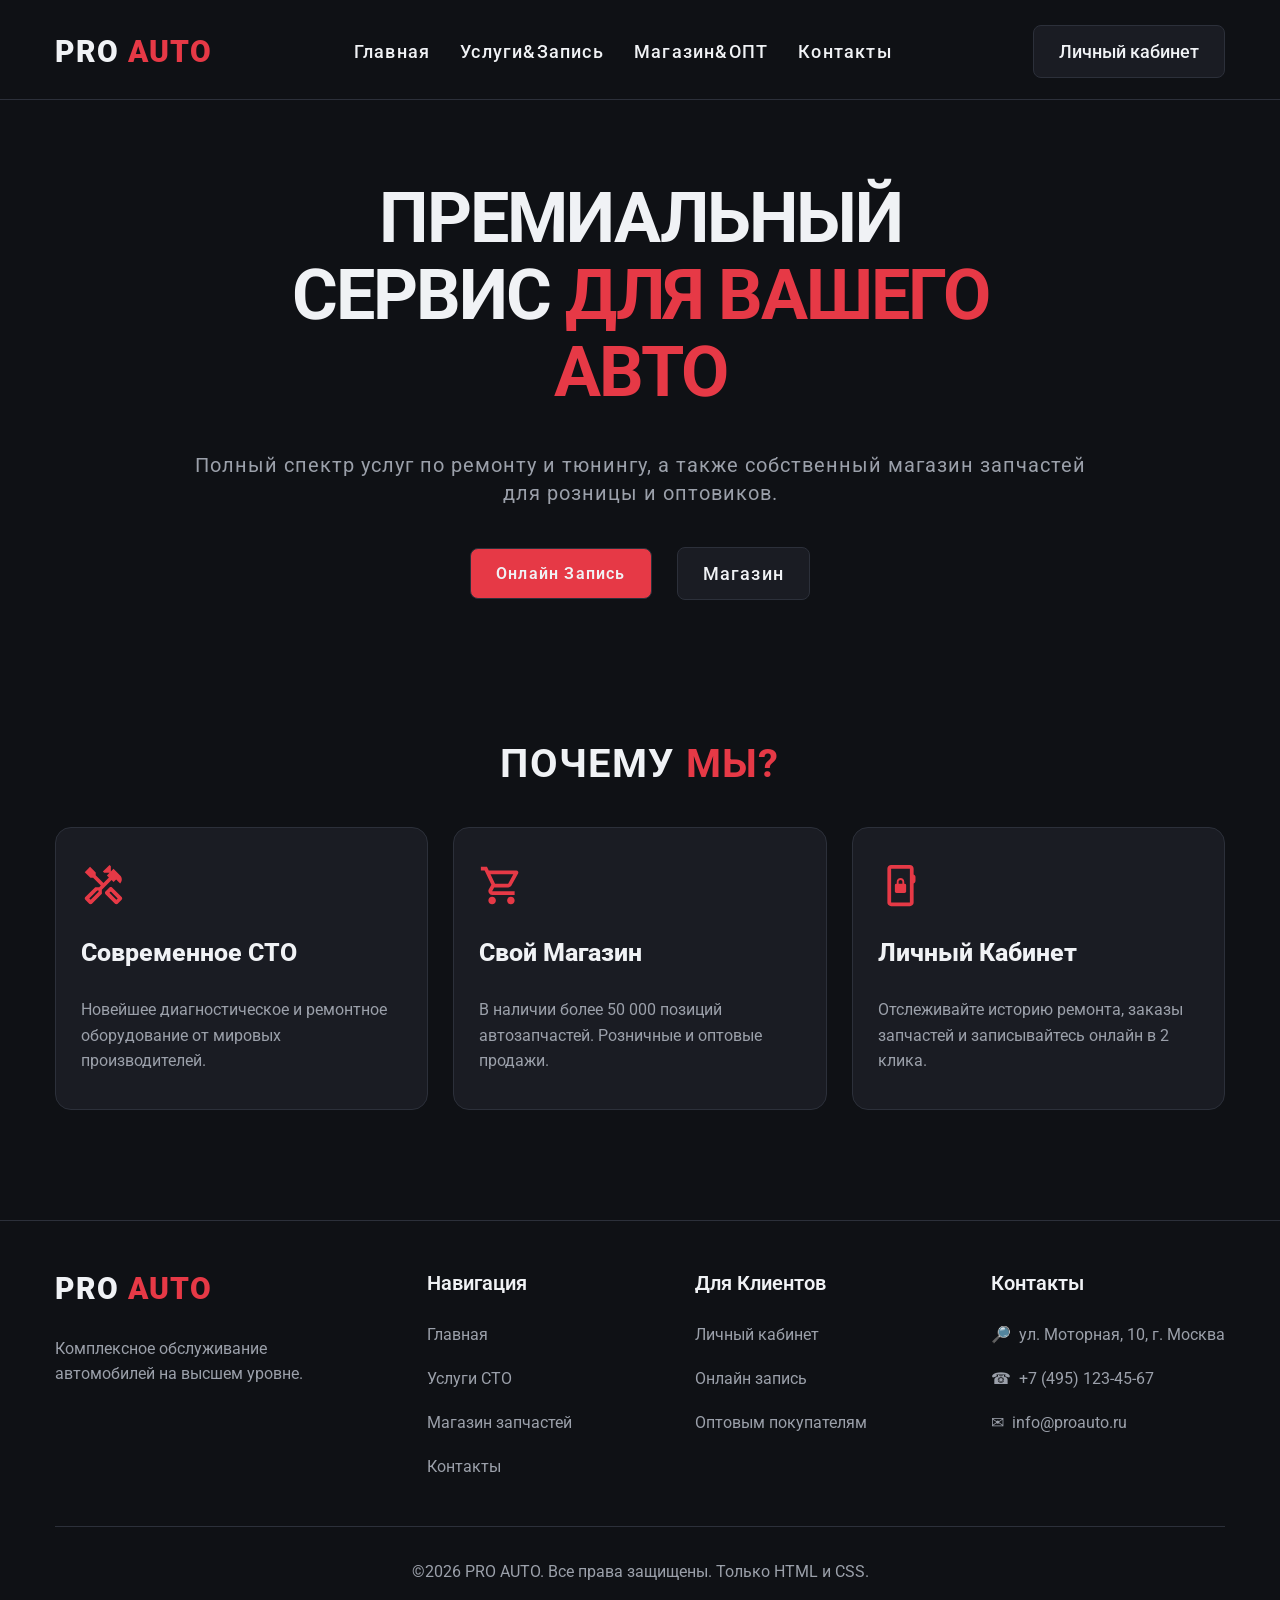
<file: index.html>
<!DOCTYPE html>
<html lang="ru">
  <head>
    <meta charset="UTF-8" />
    <meta name="viewport" content="width=device-width, initial-scale=1.0" />
    <title>PRO AUTO I Автосервис&Магазин</title>
    <link rel="preconnect" href="https://fonts.googleapis.com" />
    <link rel="preconnect" href="https://fonts.gstatic.com" crossorigin />
    <link
      href="https://fonts.googleapis.com/css2?family=Roboto:ital,wght@0,100..900;1,100..900&display=swap"
      rel="stylesheet"
    />
    <link rel="stylesheet" href="style.css" />
  </head>

  <body class="home_page">
    <header class="header">
      <div class="container header_container">
        <a class="logotype">PRO <span class="logo">AUTO</span></a>
        <input type="checkbox" id="menu-toggle" class="menu-toggle" />
        <label for="menu-toggle" class="menu-icon">
          <span class="menu-rows"></span>
          <span class="menu-rows"></span>
          <span class="menu-rows"></span>
        </label>
        <nav class="header_nav">
          <ul class="nav_list list-reset">
            <li><a href="index.html#index" class="nav_link">Главная</a></li>
            <li>
              <a href="services.html#services" class="nav_link"
                >Услуги&Запись</a
              >
            </li>
            <li><a href="shop.html#shop" class="nav_link">Магазин&ОПТ</a></li>
            <li>
              <a href="contacts.html#contacts" class="nav_link">Контакты</a>
            </li>
            <li class="mobile-only-account">
              <a href="account.html#account" class="nav_link">Личный кабинет</a>
            </li>
          </ul>
        </nav>
        <a href="account.html#account" class="header_account account_button"
          >Личный кабинет</a
        >
      </div>
    </header>

    <main class="main">
      <!--Hero-->
      <section id="index" class="hero">
        <div class="container">
          <div class="hero_content">
            <h1 class="hero_title">
              Премиальный<br />
              сервис
              <span class="hero_subtitle">
                для вашего<br />
                авто</span
              >
            </h1>
            <p class="hero_disc">
              Полный спектр услуг по ремонту и тюнингу, а также собственный
              магазин запчастей<br />
              для розницы и оптовиков.
            </p>
            <div class="hero_services">
              <a href="#" class="btn btn_services-online">Онлайн Запись</a>
              <a href="#" class="btn btn_services-shop">Магазин</a>
            </div>
          </div>
        </div>
      </section>

      <!--About-->
      <section class="about">
        <div class="container">
          <div class="about_content">
            <h2 class="about_title">
              Почему <span class="about_subtitle">Мы?</span>
            </h2>
            <div class="about_block">
              <div class="about_card">
                <img
                  class="about_block-icon"
                  src="images/hammer_tools.svg"
                  alt="tools"
                />
                <p class="about_services">Современное СТО</p>
                <p class="about_text">
                  Новейшее диагностическое и ремонтное оборудование от мировых
                  производителей.
                </p>
              </div>
              <div class="about_card">
                <img
                  class="about_block-icon"
                  src="images/cart.svg"
                  alt="cart"
                />
                <p class="about_services">Свой Магазин</p>
                <p class="about_text">
                  В наличии более 50 000 позиций автозапчастей. Розничные и
                  оптовые продажи.
                </p>
              </div>
              <div class="about_card">
                <img
                  class="about_block-icon"
                  src="images/account.svg"
                  alt="private account"
                />
                <p class="about_services">Личный Кабинет</p>
                <p class="about_text">
                  Отслеживайте историю ремонта, заказы запчастей и записывайтесь
                  онлайн в 2 клика.
                </p>
              </div>
            </div>
          </div>
        </div>
      </section>

      <footer class="footer">
        <div class="container">
          <div class="footer_content">
            <div class="footer_logo">
              <a class="logotype footer_name"
                >PRO <span class="logo">AUTO</span></a
              >
              <p class="footer_logo-text">
                Комплексное обслуживание<br />
                автомобилей на высшем уровне.
              </p>
            </div>
            <div class="footer_nav">
              <h3 class="footer_subtitle">Навигация</h3>
              <ul class="footer_nav-list list-reset">
                <li class="footer_nav-item">
                  <a href="index.html#index" class="footer_nav-link">Главная</a>
                </li>
                <li class="footer_nav-item">
                  <a href="services.html#services" class="footer_nav-link"
                    >Услуги СТО</a
                  >
                </li>
                <li class="footer_nav-item">
                  <a href="shop.html#shop" class="footer_nav-link"
                    >Магазин запчастей</a
                  >
                </li>
                <li class="footer_nav-item">
                  <a href="contacts.html#contacts" class="footer_nav-link"
                    >Контакты</a
                  >
                </li>
              </ul>
            </div>
            <div class="footer_nav">
              <h3 class="footer_subtitle">Для Клиентов</h3>
              <ul class="footer_nav-list list-reset">
                <li class="footer_nav-item">
                  <a href="account.html#account" class="footer_nav-link"
                    >Личный кабинет</a
                  >
                </li>
                <li class="footer_nav-item">
                  <a href="services.html#services" class="footer_nav-link"
                    >Онлайн запись</a
                  >
                </li>
                <li class="footer_nav-item">
                  <a href="shop.html#shop" class="footer_nav-link"
                    >Оптовым покупателям</a
                  >
                </li>
                <li class="footer_nav-item">
                  <a href="#" class="footer_nav-link invisible_link">--</a>
                </li>
              </ul>
            </div>

            <div class="footer_nav">
              <h3 class="footer_subtitle">Контакты</h3>
              <ul class="footer_nav-list list-reset">
                <li class="footer_nav-item">
                  <a href="#" class="footer_nav-link address_link"
                    >ул. Моторная, 10, г. Москва</a
                  >
                </li>
                <li class="footer_nav-item">
                  <a href="#" class="footer_nav-link phone_link"
                    >+7 (495) 123-45-67</a
                  >
                </li>
                <li class="footer_nav-item">
                  <a href="#" class="footer_nav-link email_link"
                    >info@proauto.ru</a
                  >
                </li>
                <li class="footer_nav-item">
                  <a href="#" class="footer_nav-link invisible_link">--</a>
                </li>
              </ul>
            </div>
          </div>
        </div>
        <div class="footer_copy">
          &copy;2026 PRO AUTO. Все права защищены. Только HTML и CSS.
        </div>
      </footer>
    </main>
  </body>
</html>
</file>
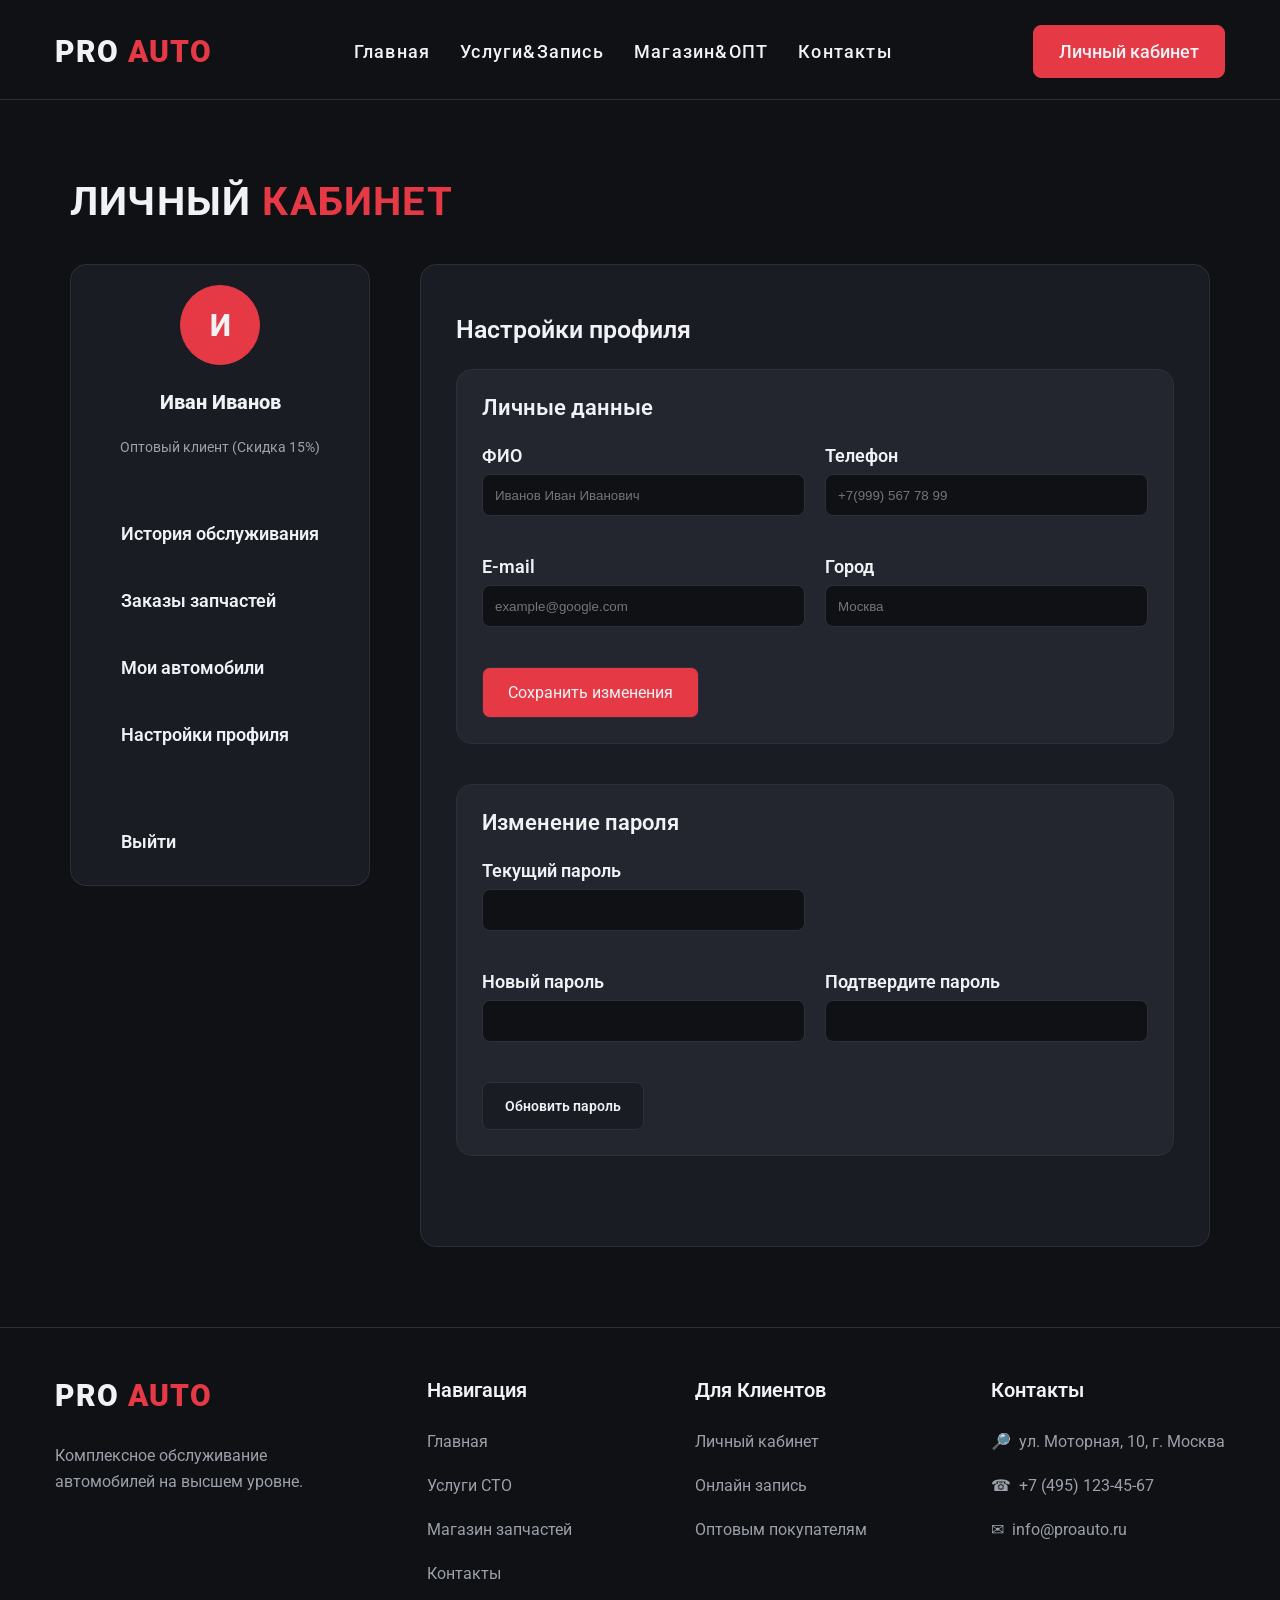
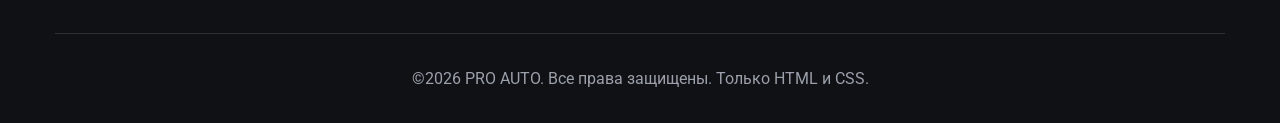
<file: account.html>
<!DOCTYPE html>
<html lang="ru">
  <head>
    <meta charset="UTF-8" />
    <meta name="viewport" content="width=device-width, initial-scale=1.0" />
    <title>Настройки профиля I PRO AUTO</title>
    <link rel="preconnect" href="https://fonts.googleapis.com" />
    <link rel="preconnect" href="https://fonts.gstatic.com" crossorigin />
    <link
      href="https://fonts.googleapis.com/css2?family=Roboto:ital,wght@0,100..900;1,100..900&display=swap"
      rel="stylesheet"
    />
    <link rel="stylesheet" href="style.css" />
  </head>

  <body class="account_page">
    <header class="header">
      <div class="container header_container">
        <a class="logotype">PRO <span class="logo">AUTO</span></a>
        <input type="checkbox" id="menu-toggle" class="menu-toggle" />
        <label for="menu-toggle" class="menu-icon">
          <span class="menu-rows"></span>
          <span class="menu-rows"></span>
          <span class="menu-rows"></span>
        </label>
        <nav class="header_nav">
          <ul class="nav_list list-reset">
            <li><a href="index.html#index" class="nav_link">Главная</a></li>
            <li>
              <a href="services.html#services" class="nav_link"
                >Услуги&Запись</a
              >
            </li>
            <li><a href="shop.html#shop" class="nav_link">Магазин&ОПТ</a></li>
            <li>
              <a href="contacts.html#contacts" class="nav_link">Контакты</a>
            </li>
            <li class="mobile-only-account">
              <a href="account.html#account" class="nav_link">Личный кабинет</a>
            </li>
          </ul>
        </nav>
        <a href="account.html#account" class="header_account account_pink"
          >Личный кабинет</a
        >
      </div>
    </header>

    <main class="main">
      <section id="account" class="account">
        <div class="container">
          <div class="account_content content_left">
            <h2 class="services_title account_title">
              Личный<span class="services_subtitle"> кабинет</span>
            </h2>
            <div class="main_block">
              <aside class="sidebar">
                <div class="account_avatar">И</div>
                <p class="avatar_name">Иван Иванов</p>
                <p class="avatar_skills">Оптовый клиент (Скидка 15%)</p>

                <ul class="account_list list-reset">
                  <li class="account_item">
                    <a
                      href="service-history.html#service_history"
                      class="account_link"
                      >История обслуживания</a
                    >
                  </li>
                  <li class="account_item">
                    <a href="order_block.html#order_block" class="account_link"
                      >Заказы запчастей</a
                    >
                  </li>
                  <li class="account_item">
                    <a href="garage.html#garage_block" class="account_link"
                      >Мои автомобили</a
                    >
                  </li>
                  <li class="account_item">
                    <a href="account.html#account" class="account_link"
                      >Настройки профиля
                    </a>
                  </li>
                  <li class="account_item">
                    <a href="index.html#index" class="account_link account_exit"
                      >Выйти
                    </a>
                  </li>
                </ul>
              </aside>
              <div class="main_box">
                <h2 class="main_box-title">Настройки профиля</h2>
                <div class="personal_info">
                  <h3 class="personal_info-title">Личные данные</h3>
                  <form action="#">
                    <div class="form_rows">
                      <div class="form_group">
                        <label class="lable_name personal_name" for="name"
                          >ФИО</label
                        >
                        <input
                          class="input_row"
                          type="name"
                          name="name"
                          placeholder="Иванов Иван Иванович"
                        />
                      </div>
                      <div class="form_group">
                        <label class="lable_name personal_name" for="phone"
                          >Телефон</label
                        >
                        <input
                          class="input_row"
                          type="tel"
                          name="phone"
                          placeholder="+7(999) 567 78 99"
                        />
                      </div>
                      <div class="form_group">
                        <label class="lable_name personal_name" for="email"
                          >E-mail</label
                        >
                        <input
                          class="input_row"
                          type="email"
                          name="email"
                          placeholder="example@google.com"
                        />
                      </div>
                      <div class="form_group">
                        <label class="lable_name personal_name" for="text"
                          >Город</label
                        >
                        <input
                          class="input_row"
                          type="text"
                          name="text"
                          placeholder="Москва"
                        />
                      </div>
                      <div class="form_group-button">
                        <a href="#" class="btn form_group-button--link"
                          >Сохранить изменения</a
                        >
                      </div>
                    </div>
                  </form>
                </div>
                <div class="personal_info">
                  <h3 class="personal_info-title">Изменение пароля</h3>
                  <form action="#">
                    <div class="form_rows">
                      <div class="form_group">
                        <label class="lable_name personal_name" for="password"
                          >Текущий пароль</label
                        >
                        <input
                          class="input_row"
                          type="password"
                          name="password"
                          required
                        />
                      </div>
                      <div class="empty_grid_row"></div>

                      <div class="form_group">
                        <label class="lable_name personal_name" for="password"
                          >Новый пароль</label
                        >
                        <input
                          class="input_row"
                          type="password"
                          name="password"
                          required
                        />
                      </div>
                      <div class="form_group">
                        <label class="lable_name personal_name" for="password">
                          Подтвердите пароль</label
                        >
                        <input
                          class="input_row"
                          type="password"
                          name="password"
                          required
                        />
                      </div>
                      <div class="rassword_button">
                        <a href="" class="btn password_btn">Обновить пароль</a>
                      </div>
                    </div>
                  </form>
                </div>
              </div>
            </div>
          </div>
        </div>
      </section>

      <!--Footer-->
      <footer class="footer">
        <div class="container">
          <div class="footer_content">
            <div class="footer_logo">
              <a class="logotype footer_name"
                >PRO <span class="logo">AUTO</span></a
              >
              <p class="footer_logo-text">
                Комплексное обслуживание<br />
                автомобилей на высшем уровне.
              </p>
            </div>
            <div class="footer_nav">
              <h3 class="footer_subtitle">Навигация</h3>
              <ul class="footer_nav-list list-reset">
                <li class="footer_nav-item">
                  <a href="index.html#index" class="footer_nav-link">Главная</a>
                </li>
                <li class="footer_nav-item">
                  <a href="services.html#services" class="footer_nav-link"
                    >Услуги СТО</a
                  >
                </li>
                <li class="footer_nav-item">
                  <a href="shop.html#shop" class="footer_nav-link"
                    >Магазин запчастей</a
                  >
                </li>
                <li class="footer_nav-item">
                  <a href="contacts.html#contacts" class="footer_nav-link"
                    >Контакты</a
                  >
                </li>
              </ul>
            </div>
            <div class="footer_nav">
              <h3 class="footer_subtitle">Для Клиентов</h3>
              <ul class="footer_nav-list list-reset">
                <li class="footer_nav-item">
                  <a href="account.html#account" class="footer_nav-link"
                    >Личный кабинет</a
                  >
                </li>
                <li class="footer_nav-item">
                  <a href="services.html#services" class="footer_nav-link"
                    >Онлайн запись</a
                  >
                </li>
                <li class="footer_nav-item">
                  <a href="shop.html#shop" class="footer_nav-link"
                    >Оптовым покупателям</a
                  >
                </li>
                <li class="footer_nav-item">
                  <a href="#" class="footer_nav-link invisible_link">--</a>
                </li>
              </ul>
            </div>

            <div class="footer_nav">
              <h3 class="footer_subtitle">Контакты</h3>
              <ul class="footer_nav-list list-reset">
                <li class="footer_nav-item">
                  <a href="#" class="footer_nav-link address_link"
                    >ул. Моторная, 10, г. Москва</a
                  >
                </li>
                <li class="footer_nav-item">
                  <a href="#" class="footer_nav-link phone_link"
                    >+7 (495) 123-45-67</a
                  >
                </li>
                <li class="footer_nav-item">
                  <a href="#" class="footer_nav-link email_link"
                    >info@proauto.ru</a
                  >
                </li>
                <li class="footer_nav-item">
                  <a href="#" class="footer_nav-link invisible_link">--</a>
                </li>
              </ul>
            </div>
          </div>
        </div>
        <div class="footer_copy">
          &copy;2026 PRO AUTO. Все права защищены. Только HTML и CSS.
        </div>
      </footer>
    </main>
  </body>
</html>
</file>
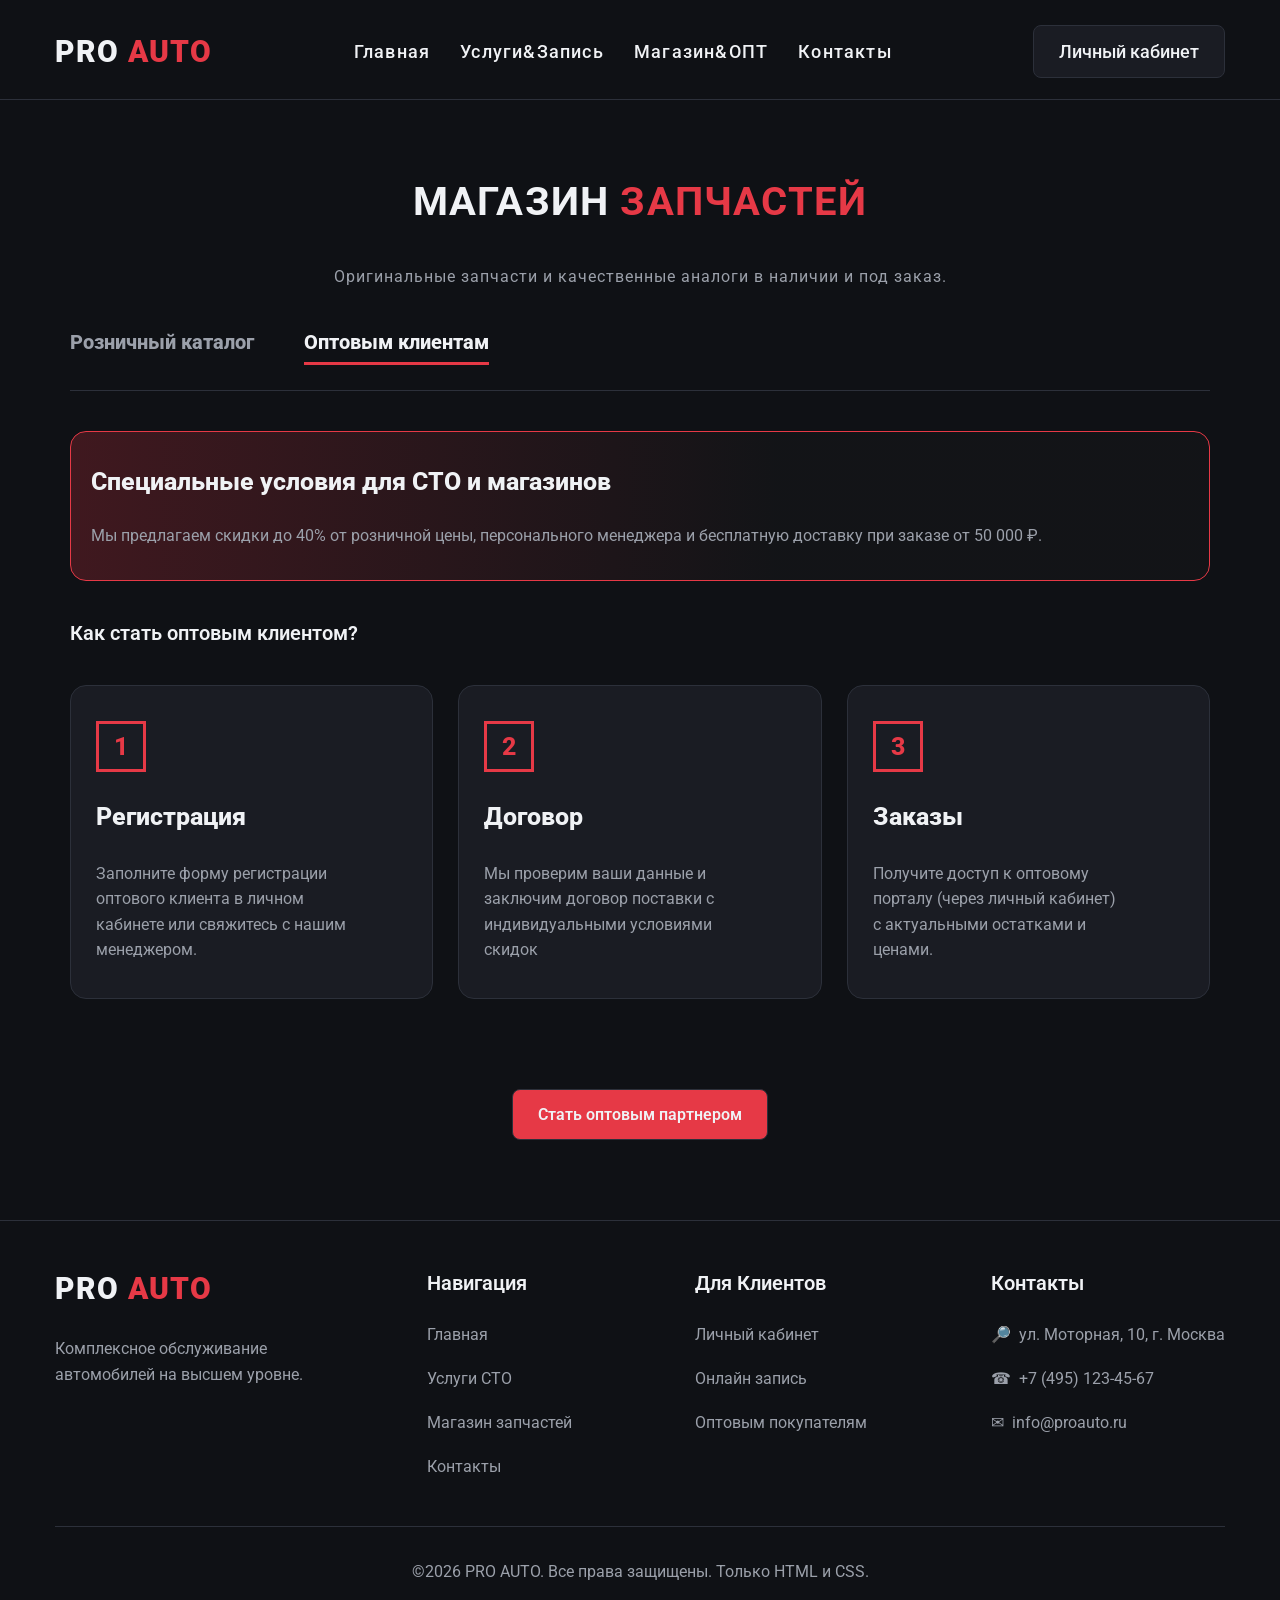
<file: b2b.html>
<!DOCTYPE html>
<html lang="ru">
  <head>
    <meta charset="UTF-8" />
    <meta http-equiv="X-UA-Compatible" content="IE=edge" />
    <meta name="viewport" content="width=device-width, initial-scale=1.0" />
    <title>Магазин и ОПТ I PRO AUTO</title>
    <link rel="preconnect" href="https://fonts.googleapis.com" />
    <link rel="preconnect" href="https://fonts.gstatic.com" crossorigin />
    <link
      href="https://fonts.googleapis.com/css2?family=Roboto:ital,wght@0,100..900;1,100..900&display=swap"
      rel="stylesheet"
    />
    <link rel="stylesheet" href="style.css" />
  </head>

  <body class="b2b_page">
    <header class="header">
      <div class="container header_container">
        <a class="logotype">PRO <span class="logo">AUTO</span></a>
        <input type="checkbox" id="menu-toggle" class="menu-toggle" />
        <label for="menu-toggle" class="menu-icon">
          <span class="menu-rows"></span>
          <span class="menu-rows"></span>
          <span class="menu-rows"></span>
        </label>
        <nav class="header_nav">
          <ul class="nav_list list-reset">
            <li><a href="index.html#index" class="nav_link">Главная</a></li>
            <li>
              <a href="services.html#services" class="nav_link"
                >Услуги&Запись</a
              >
            </li>
            <li><a href="shop.html#shop" class="nav_link">Магазин&ОПТ</a></li>
            <li>
              <a href="contacts.html#contacts" class="nav_link">Контакты</a>
            </li>
            <li class="mobile-only-account">
              <a href="account.html#account" class="nav_link">Личный кабинет</a>
            </li>
          </ul>
        </nav>
        <a href="account.html#account" class="header_account">Личный кабинет</a>
      </div>
    </header>
    <main class="main">
      <section id="b2b_conditions" class="b2b_conditions">
        <div class="container">
          <div class="b2b_content">
            <h2 class="services_title">
              Магазин<span class="services_subtitle"> запчастей</span>
            </h2>
            <p class="services_disc">
              Оригинальные запчасти и качественные аналоги в наличии и под
              заказ.
            </p>
            <div class="catalog">
              <a href="shop.html#shop" class="catalog_retail"
                >Розничный каталог</a
              >
              <a href="" class="catalog_b2b tab_active">Оптовым клиентам</a>
            </div>
            <div class="b2b_special">
              <p class="b2b_special-disc">
                Специальные условия для СТО и магазинов
              </p>
              <p class="b2b_special-text">
                Мы предлагаем скидки до 40% от розничной цены, персонального
                менеджера и бесплатную доставку при заказе от 50 000 ₽.
              </p>
            </div>
            <p class="b2b_faq">Как стать оптовым клиентом?</p>

            <div class="about_block">
              <div class="about_card">
                <span class="b2b_faq-level">1</span>
                <p class="about_services">Регистрация</p>

                <p class="about_text services_text">
                  Заполните форму регистрации оптового клиента в личном кабинете
                  или свяжитесь с нашим менеджером.
                </p>
              </div>
              <div class="about_card">
                <span class="b2b_faq-level">2</span>
                <p class="about_services">Договор</p>

                <p class="about_text services_text">
                  Мы проверим ваши данные и заключим договор поставки с
                  индивидуальными условиями скидок
                </p>
              </div>
              <div class="about_card">
                <span class="b2b_faq-level">3</span>
                <p class="about_services">Заказы</p>

                <p class="about_text services_text">
                  Получите доступ к оптовому порталу (через личный кабинет) с
                  актуальными остатками и ценами.
                </p>
              </div>
            </div>
            <div class="b2b_btn">
              <a href="" class="btn b2b_button">Стать оптовым партнером</a>
            </div>
          </div>
        </div>
      </section>
      <!--Footer-->
      <footer class="footer">
        <div class="container">
          <div class="footer_content">
            <div class="footer_logo">
              <a class="logotype footer_name"
                >PRO <span class="logo">AUTO</span></a
              >
              <p class="footer_logo-text">
                Комплексное обслуживание<br />
                автомобилей на высшем уровне.
              </p>
            </div>
            <div class="footer_nav">
              <h3 class="footer_subtitle">Навигация</h3>
              <ul class="footer_nav-list list-reset">
                <li class="footer_nav-item">
                  <a href="index.html#index" class="footer_nav-link">Главная</a>
                </li>
                <li class="footer_nav-item">
                  <a href="services.html#services" class="footer_nav-link"
                    >Услуги СТО</a
                  >
                </li>
                <li class="footer_nav-item">
                  <a href="shop.html#shop" class="footer_nav-link"
                    >Магазин запчастей</a
                  >
                </li>
                <li class="footer_nav-item">
                  <a href="contacts.html#contacts" class="footer_nav-link"
                    >Контакты</a
                  >
                </li>
              </ul>
            </div>
            <div class="footer_nav">
              <h3 class="footer_subtitle">Для Клиентов</h3>
              <ul class="footer_nav-list list-reset">
                <li class="footer_nav-item">
                  <a href="account.html#account" class="footer_nav-link"
                    >Личный кабинет</a
                  >
                </li>
                <li class="footer_nav-item">
                  <a href="services.html#services" class="footer_nav-link"
                    >Онлайн запись</a
                  >
                </li>
                <li class="footer_nav-item">
                  <a href="shop.html#shop" class="footer_nav-link"
                    >Оптовым покупателям</a
                  >
                </li>
                <li class="footer_nav-item">
                  <a href="#" class="footer_nav-link invisible_link">--</a>
                </li>
              </ul>
            </div>

            <div class="footer_nav">
              <h3 class="footer_subtitle">Контакты</h3>
              <ul class="footer_nav-list list-reset">
                <li class="footer_nav-item">
                  <a href="#" class="footer_nav-link address_link"
                    >ул. Моторная, 10, г. Москва</a
                  >
                </li>
                <li class="footer_nav-item">
                  <a href="#" class="footer_nav-link phone_link"
                    >+7 (495) 123-45-67</a
                  >
                </li>
                <li class="footer_nav-item">
                  <a href="#" class="footer_nav-link email_link"
                    >info@proauto.ru</a
                  >
                </li>
                <li class="footer_nav-item">
                  <a href="#" class="footer_nav-link invisible_link">--</a>
                </li>
              </ul>
            </div>
          </div>
        </div>
        <div class="footer_copy">
          &copy;2026 PRO AUTO. Все права защищены. Только HTML и CSS.
        </div>
      </footer>
    </main>
  </body>
</html>
</file>
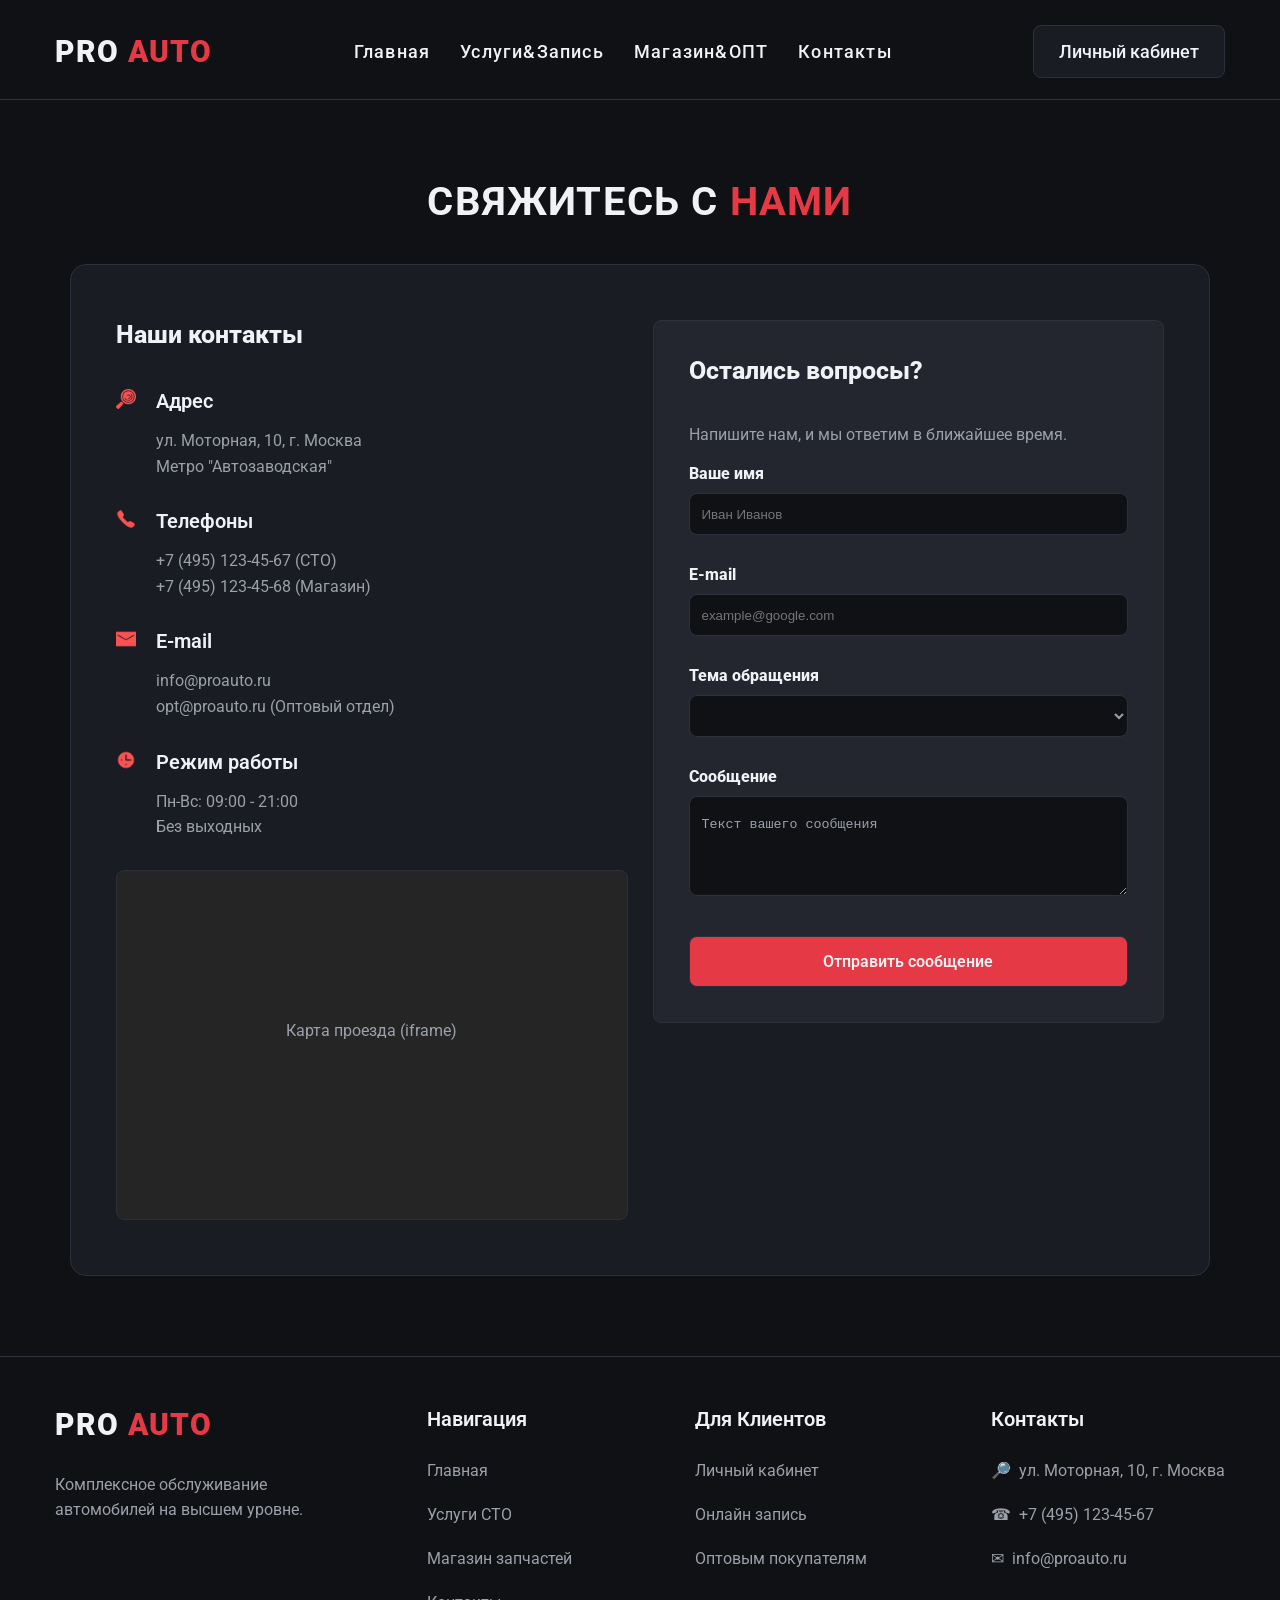
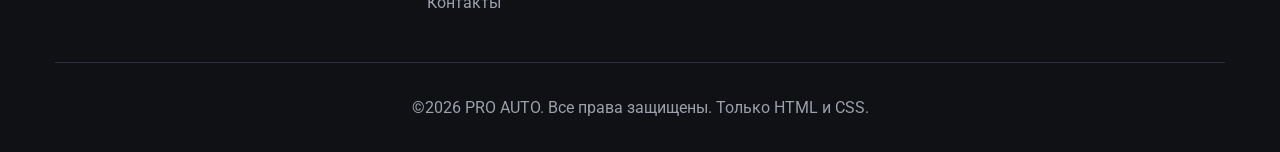
<file: contacts.html>
<!DOCTYPE html>
<html lang="ru">
  <head>
    <meta charset="UTF-8" />
    <meta http-equiv="X-UA-Compatible" content="IE=edge" />
    <meta name="viewport" content="width=device-width, initial-scale=1.0" />
    <title>Контакты I PRO AUTO</title>
    <link rel="preconnect" href="https://fonts.googleapis.com" />
    <link rel="preconnect" href="https://fonts.gstatic.com" crossorigin />
    <link
      href="https://fonts.googleapis.com/css2?family=Roboto:ital,wght@0,100..900;1,100..900&display=swap"
      rel="stylesheet"
    />
    <link rel="stylesheet" href="style.css" />
  </head>

  <body class="contacts_page">
    <header class="header">
      <div class="container header_container">
        <a class="logotype">PRO <span class="logo">AUTO</span></a>
        <input type="checkbox" id="menu-toggle" class="menu-toggle" />
        <label for="menu-toggle" class="menu-icon">
          <span class="menu-rows"></span>
          <span class="menu-rows"></span>
          <span class="menu-rows"></span>
        </label>
        <nav class="header_nav">
          <ul class="nav_list list-reset">
            <li><a href="index.html#index" class="nav_link">Главная</a></li>
            <li>
              <a href="services.html#services" class="nav_link"
                >Услуги&Запись</a
              >
            </li>
            <li><a href="shop.html#shop" class="nav_link">Магазин&ОПТ</a></li>
            <li>
              <a href="contacts.html#contacts" class="nav_link">Контакты</a>
            </li>
            <li class="mobile-only-account">
              <a href="account.html#account" class="nav_link">Личный кабинет</a>
            </li>
          </ul>
        </nav>
        <a href="account.html#account" class="header_account">Личный кабинет</a>
      </div>
    </header>

    <main class="main">
      <!--Contacts-->
      <section class="contacts">
        <div class="container">
          <div class="contacts_content">
            <h2 class="services_title">
              Свяжитесь с<span class="services_subtitle"> нами</span>
            </h2>

            <div class="contacts_form">
              <div class="contacts_form-left">
                <h3 class="contacts_form-subtitle">Наши контакты</h3>
                <div class="contacts_block">
                  <div class="contacts_icon">
                    <img
                      src="images/search-red.png"
                      alt="search"
                      class="contacts_img"
                    />
                  </div>
                  <div class="contacts_info">
                    <h4 class="info_name">Адрес</h4>
                    <p class="info_text">
                      ул. Моторная, 10, г. Москва<br />
                      Метро "Автозаводская"
                    </p>
                  </div>
                </div>
                <div class="contacts_block">
                  <div class="contacts_icon">
                    <img
                      src="images/phone-red.png"
                      alt="phone"
                      class="contacts_img"
                    />
                  </div>
                  <div class="contacts_info">
                    <h4 class="info_name">Телефоны</h4>
                    <p class="info_text">
                      +7 (495) 123-45-67 (СТО)<br />
                      +7 (495) 123-45-68 (Магазин)
                    </p>
                  </div>
                </div>
                <div class="contacts_block">
                  <div class="contacts_icon">
                    <img
                      src="images/letter-red.png"
                      alt="letter"
                      class="contacts_img"
                    />
                  </div>
                  <div class="contacts_info">
                    <h4 class="info_name">E-mail</h4>
                    <p class="info_text">
                      info@proauto.ru<br />
                      opt@proauto.ru (Оптовый отдел)
                    </p>
                  </div>
                </div>
                <div class="contacts_block">
                  <div class="contacts_icon">
                    <img
                      src="images/watch-red.png"
                      alt="watch"
                      class="contacts_img"
                    />
                  </div>
                  <div class="contacts_info">
                    <h4 class="info_name">Режим работы</h4>
                    <p class="info_text">
                      Пн-Вс: 09:00 - 21:00<br />
                      Без выходных
                    </p>
                  </div>
                </div>
                <div class="contacts_map">
                  <p class="contacts_sign">Карта проезда (iframe)</p>
                </div>
              </div>

              <div class="contacts_form-right">
                <div class="contacts_form-box">
                  <h3 class="contacts_form-subtitle">Остались вопросы?</h3>
                  <p class="contacts_form-right-text">
                    Напишите нам, и мы ответим в ближайшее время.
                  </p>
                  <form class="form_online" action="#">
                    <label class="lable_name" for="name">Ваше имя</label>
                    <input
                      class="input_row"
                      type="name"
                      name="name"
                      placeholder="Иван Иванов"
                    />
                    <label class="lable_name" for="email">E-mail</label>
                    <input
                      class="input_row"
                      type="email"
                      name="email"
                      placeholder="example@google.com"
                    />
                    <label class="lable_name" for="check_list"
                      >Тема обращения</label
                    >
                    <select class="input_row" name="check_list" id="#" required>
                      <option value="check_list" disabled selected>
                        - Выберите тему -
                      </option>
                      <option value="STO">Замена масла</option>
                      <option value="tools">Техническое обслуживание</option>
                      <option value="repair">Ремонт подвески</option>
                    </select>

                    <label class="lable_name" for="textarea">Сообщение</label>
                    <textarea
                      class="input_row textarea_row"
                      name="textarea"
                      id="textarea"
                      cols="30"
                      rows="10"
                    >
Текст вашего сообщения
                    </textarea>
                  </form>
                  <div class="form_button">
                    <a href="#" class="btn booking_form-button"
                      >Отправить сообщение</a
                    >
                  </div>
                </div>
              </div>
            </div>
          </div>
        </div>
      </section>
      <!--Footer-->
      <footer class="footer">
        <div class="container">
          <div class="footer_content">
            <div class="footer_logo">
              <a class="logotype footer_name"
                >PRO <span class="logo">AUTO</span></a
              >
              <p class="footer_logo-text">
                Комплексное обслуживание<br />
                автомобилей на высшем уровне.
              </p>
            </div>
            <div class="footer_nav">
              <h3 class="footer_subtitle">Навигация</h3>
              <ul class="footer_nav-list list-reset">
                <li class="footer_nav-item">
                  <a href="index.html#index" class="footer_nav-link">Главная</a>
                </li>
                <li class="footer_nav-item">
                  <a href="services.html#services" class="footer_nav-link"
                    >Услуги СТО</a
                  >
                </li>
                <li class="footer_nav-item">
                  <a href="shop.html#shop" class="footer_nav-link"
                    >Магазин запчастей</a
                  >
                </li>
                <li class="footer_nav-item">
                  <a href="contacts.html#contacts" class="footer_nav-link"
                    >Контакты</a
                  >
                </li>
              </ul>
            </div>
            <div class="footer_nav">
              <h3 class="footer_subtitle">Для Клиентов</h3>
              <ul class="footer_nav-list list-reset">
                <li class="footer_nav-item">
                  <a href="account.html#account" class="footer_nav-link"
                    >Личный кабинет</a
                  >
                </li>
                <li class="footer_nav-item">
                  <a href="services.html#services" class="footer_nav-link"
                    >Онлайн запись</a
                  >
                </li>
                <li class="footer_nav-item">
                  <a href="shop.html#shop" class="footer_nav-link"
                    >Оптовым покупателям</a
                  >
                </li>
                <li class="footer_nav-item">
                  <a href="#" class="footer_nav-link invisible_link">--</a>
                </li>
              </ul>
            </div>

            <div class="footer_nav">
              <h3 class="footer_subtitle">Контакты</h3>
              <ul class="footer_nav-list list-reset">
                <li class="footer_nav-item">
                  <a href="#" class="footer_nav-link address_link"
                    >ул. Моторная, 10, г. Москва</a
                  >
                </li>
                <li class="footer_nav-item">
                  <a href="#" class="footer_nav-link phone_link"
                    >+7 (495) 123-45-67</a
                  >
                </li>
                <li class="footer_nav-item">
                  <a href="#" class="footer_nav-link email_link"
                    >info@proauto.ru</a
                  >
                </li>
                <li class="footer_nav-item">
                  <a href="#" class="footer_nav-link invisible_link">--</a>
                </li>
              </ul>
            </div>
          </div>
        </div>
        <div class="footer_copy">
          &copy;2026 PRO AUTO. Все права защищены. Только HTML и CSS.
        </div>
      </footer>
    </main>
  </body>
</html>
</file>
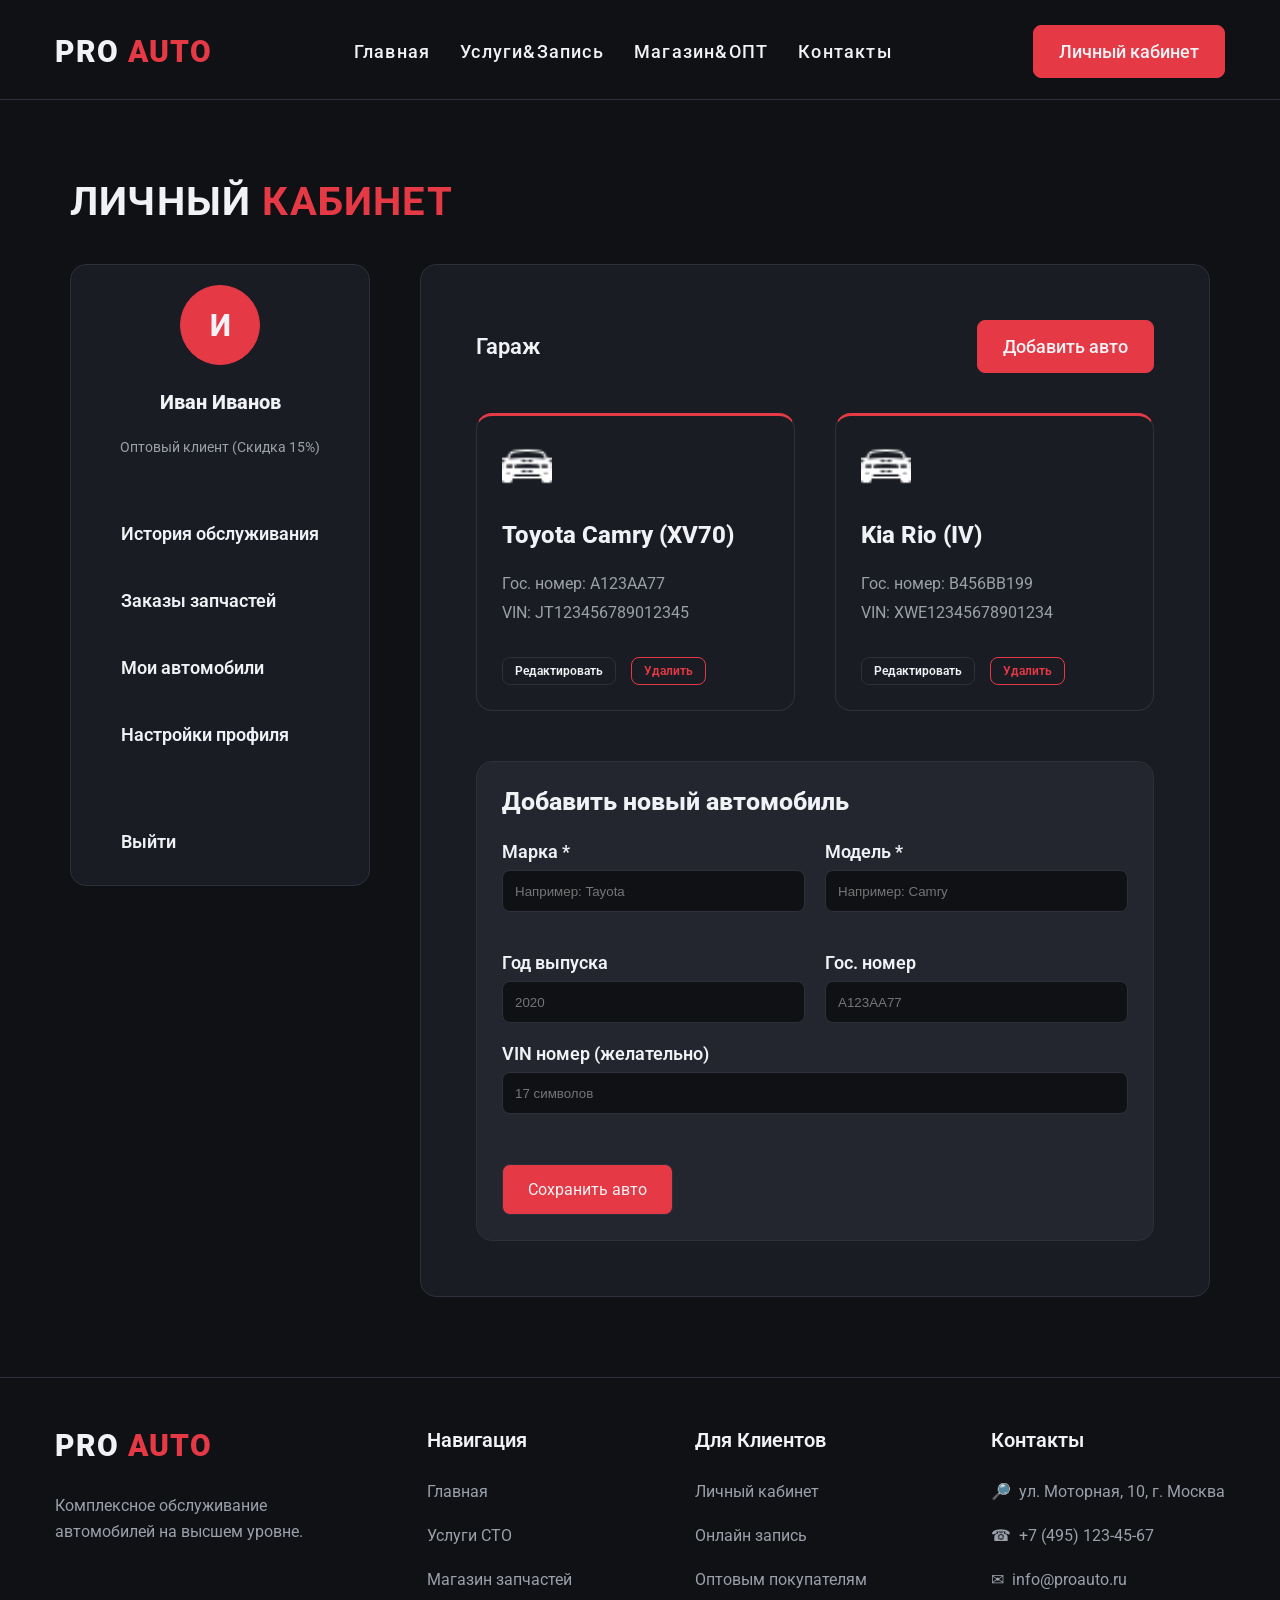
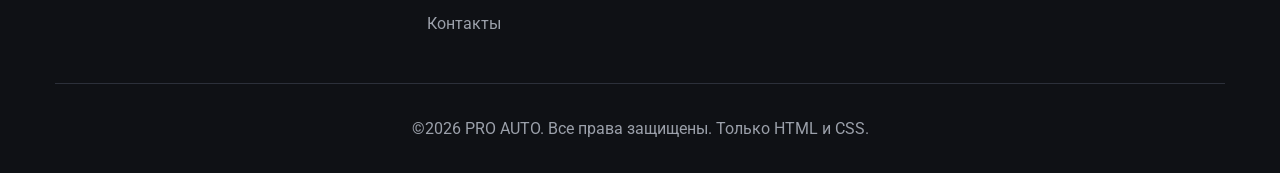
<file: garage.html>
<!DOCTYPE html>
<html lang="ru">
  <head>
    <meta charset="UTF-8" />
    <meta http-equiv="X-UA-Compatible" content="IE=edge" />
    <meta name="viewport" content="width=device-width, initial-scale=1.0" />
    <title>Мои автомобили I PRO AUTO</title>
    <link rel="preconnect" href="https://fonts.googleapis.com" />
    <link rel="preconnect" href="https://fonts.gstatic.com" crossorigin />
    <link
      href="https://fonts.googleapis.com/css2?family=Roboto:ital,wght@0,100..900;1,100..900&display=swap"
      rel="stylesheet"
    />
    <link rel="stylesheet" href="style.css" />
  </head>

  <body class="garage_page">
    <header class="header">
      <div class="container header_container">
        <a class="logotype">PRO <span class="logo">AUTO</span></a>
        <input type="checkbox" id="menu-toggle" class="menu-toggle" />
        <label for="menu-toggle" class="menu-icon">
          <span class="menu-rows"></span>
          <span class="menu-rows"></span>
          <span class="menu-rows"></span>
        </label>
        <nav class="header_nav">
          <ul class="nav_list list-reset">
            <li><a href="index.html#index" class="nav_link">Главная</a></li>
            <li>
              <a href="services.html#services" class="nav_link"
                >Услуги&Запись</a
              >
            </li>
            <li><a href="shop.html#shop" class="nav_link">Магазин&ОПТ</a></li>
            <li>
              <a href="contacts.html#contacts" class="nav_link">Контакты</a>
            </li>
            <li class="mobile-only-account">
              <a href="account.html#account" class="nav_link">Личный кабинет</a>
            </li>
          </ul>
        </nav>
        <a href="account.html#account" class="header_account account_pink"
          >Личный кабинет</a
        >
      </div>
    </header>
    <main class="main">
      <section id="account" class="account">
        <div class="container">
          <div class="account_content content_left">
            <h2 class="services_title account_title">
              Личный<span class="services_subtitle"> кабинет</span>
            </h2>
            <div class="main_block">
              <aside class="sidebar">
                <div class="account_avatar">И</div>
                <p class="avatar_name">Иван Иванов</p>
                <p class="avatar_skills">Оптовый клиент (Скидка 15%)</p>

                <ul class="account_list list-reset">
                  <li class="account_item">
                    <a
                      href="service-history.html#service_history"
                      class="account_link"
                      >История обслуживания</a
                    >
                  </li>
                  <li class="account_item">
                    <a href="order_block.html#order_block" class="account_link"
                      >Заказы запчастей</a
                    >
                  </li>
                  <li class="account_item">
                    <a href="garage.html#garage_block" class="account_link"
                      >Мои автомобили</a
                    >
                  </li>
                  <li class="account_item">
                    <a href="account.html#account" class="account_link"
                      >Настройки профиля
                    </a>
                  </li>
                  <li class="account_item">
                    <a href="index.html#index" class="account_link account_exit"
                      >Выйти
                    </a>
                  </li>
                </ul>
              </aside>
              <div id="garage_block" class="garage_block">
                <div class="garage_block-top">
                  <h3 class="garage_block-top-title">Гараж</h3>
                  <a href="#" class="btn order_top-btn">Добавить авто</a>
                </div>
                <div class="garage_block-cards">
                  <div class="garage_block-item">
                    <img
                      src="images/car-white.png"
                      alt=""
                      class="garage_block-icon"
                    />
                    <h3 class="garage_block-item-subtitle">
                      Toyota Camry (XV70)
                    </h3>
                    <p class="garage_block-text">Гос. номер: А123АА77</p>
                    <p class="garage_block-text">VIN: JT123456789012345</p>
                    <div class="garage_block-button">
                      <a href="#" class="btn garage_block-button-transparent"
                        >Редактировать</a
                      >
                      <a href="#" class="btn garage_block-button-red"
                        >Удалить</a
                      >
                    </div>
                  </div>
                  <div class="garage_block-item">
                    <img
                      src="images/car-white.png"
                      alt=""
                      class="garage_block-icon"
                    />
                    <h3 class="garage_block-item-subtitle">Kia Rio (IV)</h3>
                    <p class="garage_block-text">Гос. номер: В456ВВ199</p>
                    <p class="garage_block-text">VIN: XWE12345678901234</p>
                    <div class="garage_block-button">
                      <a href="#" class="btn garage_block-button-transparent"
                        >Редактировать</a
                      >
                      <a href="#" class="btn garage_block-button-red"
                        >Удалить</a
                      >
                    </div>
                  </div>
                </div>

                <div class="garage_form">
                  <h3 class="garage_form-title">Добавить новый автомобиль</h3>
                  <form action="#" class="garage_form-table">
                    <div class="form_rows">
                      <div class="form_group">
                        <label class="lable_name personal_name" for="text"
                          >Марка *</label
                        >
                        <input
                          class="input_row"
                          type="text"
                          name="text"
                          placeholder="Например: Tayota"
                        />
                      </div>
                      <div class="form_group">
                        <label class="lable_name personal_name" for="text"
                          >Модель *</label
                        >
                        <input
                          class="input_row"
                          type="text"
                          name="text"
                          placeholder="Например: Camry"
                        />
                      </div>
                      <div class="form_group">
                        <label class="lable_name personal_name" for="year"
                          >Год выпуска</label
                        >
                        <input
                          class="input_row"
                          type="number"
                          id="year"
                          placeholder="2020"
                        />
                      </div>
                      <div class="form_group">
                        <label class="lable_name personal_name" for="text"
                          >Гос. номер</label
                        >
                        <input
                          class="input_row"
                          type="text"
                          name="text"
                          placeholder="A123AA77"
                        />
                      </div>
                    </div>

                    <div class="form_group large_row">
                      <label class="lable_name personal_name" for="text"
                        >VIN номер (желательно)</label
                      >
                      <input
                        class="input_row"
                        type="text"
                        name="text"
                        placeholder="17 символов"
                      />
                    </div>
                    <div class="form_group-button">
                      <a href="#" class="btn form_group-button--link"
                        >Сохранить авто</a
                      >
                    </div>
                  </form>
                </div>
              </div>
            </div>
          </div>
        </div>
      </section>

      <footer class="footer">
        <div class="container">
          <div class="footer_content">
            <div class="footer_logo">
              <a class="logotype footer_name"
                >PRO <span class="logo">AUTO</span></a
              >
              <p class="footer_logo-text">
                Комплексное обслуживание<br />
                автомобилей на высшем уровне.
              </p>
            </div>
            <div class="footer_nav">
              <h3 class="footer_subtitle">Навигация</h3>
              <ul class="footer_nav-list list-reset">
                <li class="footer_nav-item">
                  <a href="index.html#index" class="footer_nav-link">Главная</a>
                </li>
                <li class="footer_nav-item">
                  <a href="services.html#services" class="footer_nav-link"
                    >Услуги СТО</a
                  >
                </li>
                <li class="footer_nav-item">
                  <a href="shop.html#shop" class="footer_nav-link"
                    >Магазин запчастей</a
                  >
                </li>
                <li class="footer_nav-item">
                  <a href="contacts.html#contacts" class="footer_nav-link"
                    >Контакты</a
                  >
                </li>
              </ul>
            </div>
            <div class="footer_nav">
              <h3 class="footer_subtitle">Для Клиентов</h3>
              <ul class="footer_nav-list list-reset">
                <li class="footer_nav-item">
                  <a href="account.html#account" class="footer_nav-link"
                    >Личный кабинет</a
                  >
                </li>
                <li class="footer_nav-item">
                  <a href="services.html#services" class="footer_nav-link"
                    >Онлайн запись</a
                  >
                </li>
                <li class="footer_nav-item">
                  <a href="shop.html#shop" class="footer_nav-link"
                    >Оптовым покупателям</a
                  >
                </li>
                <li class="footer_nav-item">
                  <a href="#" class="footer_nav-link invisible_link">--</a>
                </li>
              </ul>
            </div>

            <div class="footer_nav">
              <h3 class="footer_subtitle">Контакты</h3>
              <ul class="footer_nav-list list-reset">
                <li class="footer_nav-item">
                  <a href="#" class="footer_nav-link address_link"
                    >ул. Моторная, 10, г. Москва</a
                  >
                </li>
                <li class="footer_nav-item">
                  <a href="#" class="footer_nav-link phone_link"
                    >+7 (495) 123-45-67</a
                  >
                </li>
                <li class="footer_nav-item">
                  <a href="#" class="footer_nav-link email_link"
                    >info@proauto.ru</a
                  >
                </li>
                <li class="footer_nav-item">
                  <a href="#" class="footer_nav-link invisible_link">--</a>
                </li>
              </ul>
            </div>
          </div>
        </div>
        <div class="footer_copy">
          &copy;2026 PRO AUTO. Все права защищены. Только HTML и CSS.
        </div>
      </footer>
    </main>
  </body>
</html>
</file>
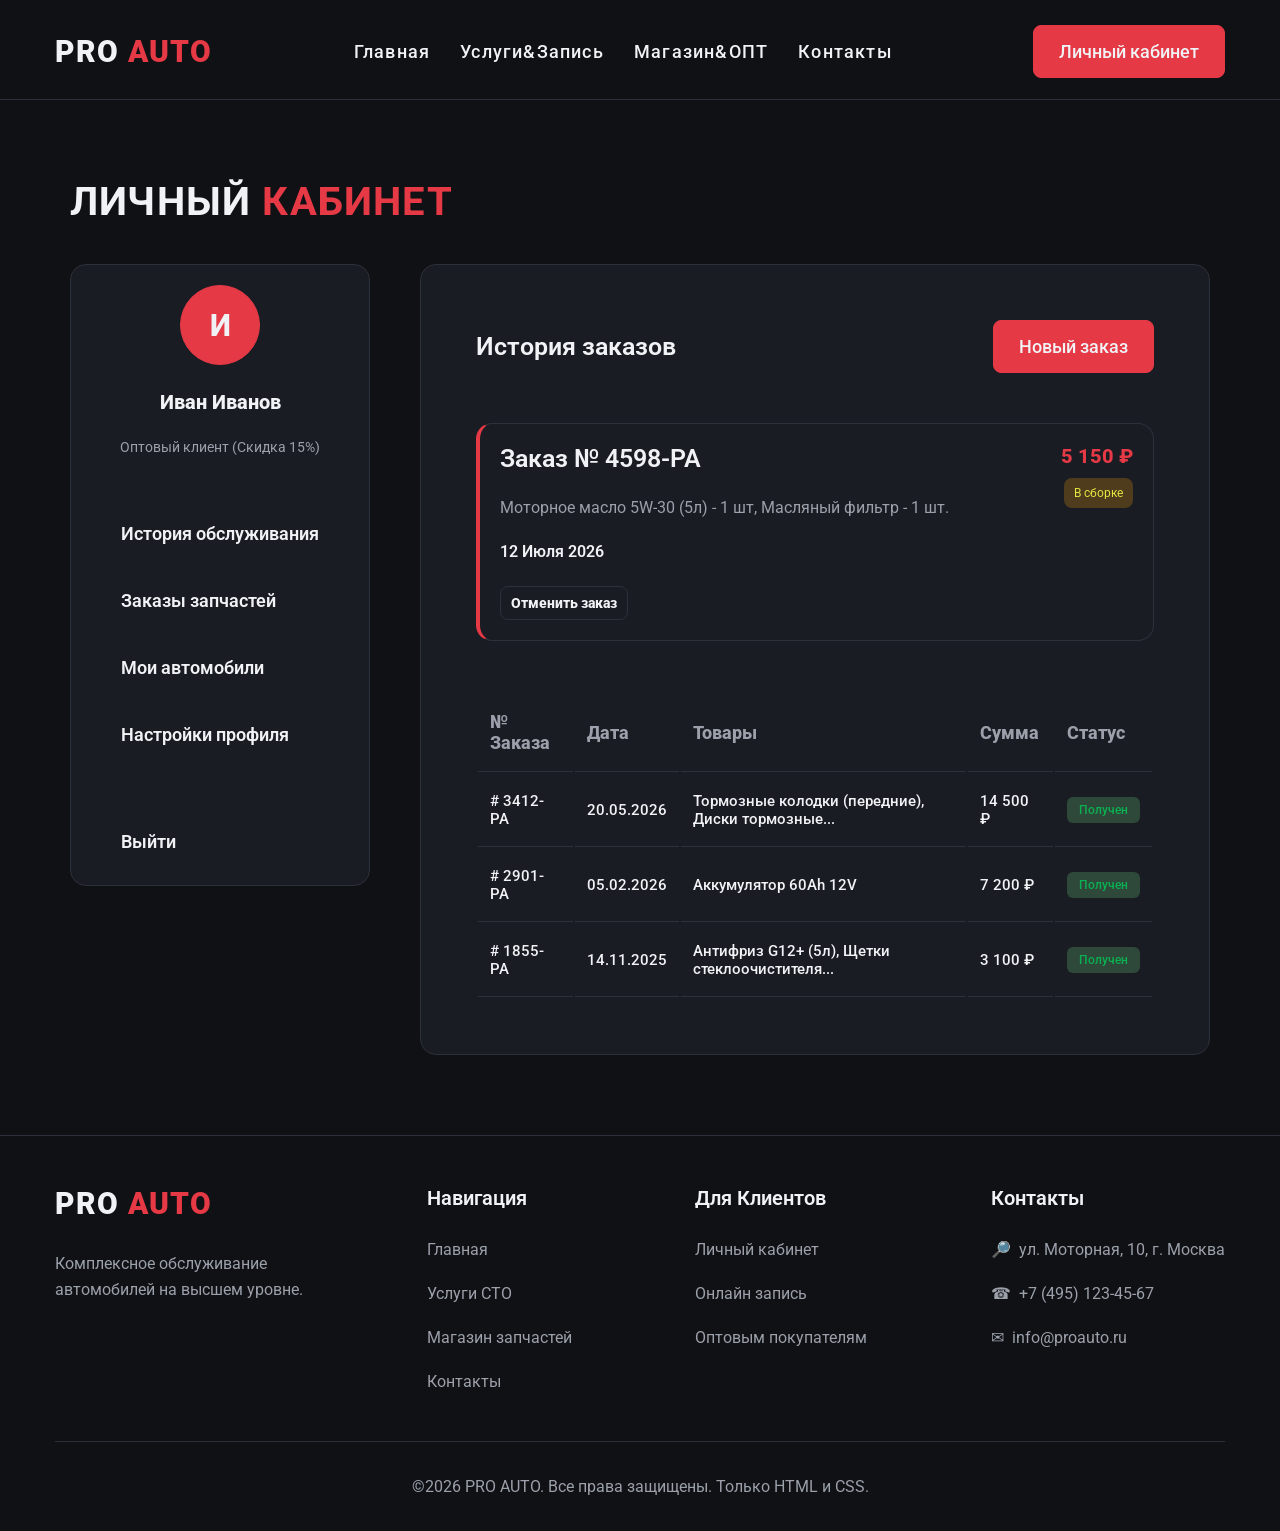
<file: order_block.html>
<!DOCTYPE html>
<html lang="ru">

<head>
    <meta charset="UTF-8" />
    <meta http-equiv="X-UA-Compatible" content="IE=edge" />
    <meta name="viewport" content="width=device-width, initial-scale=1.0" />
    <title>Заказы запчастей I PRO AUTO</title>
    <link rel="preconnect" href="https://fonts.googleapis.com" />
    <link rel="preconnect" href="https://fonts.gstatic.com" crossorigin />
    <link href="https://fonts.googleapis.com/css2?family=Roboto:ital,wght@0,100..900;1,100..900&display=swap" rel="stylesheet" />
    <link rel="stylesheet" href="style.css" />
</head>

<body class="order_block-page">
    <header class="header">
        <div class="container header_container">
            <a class="logotype">PRO <span class="logo">AUTO</span></a>
            <input type="checkbox" id="menu-toggle" class="menu-toggle">
            <label for="menu-toggle" class="menu-icon">
          <span class="menu-rows"></span>
          <span class="menu-rows"></span>
          <span class="menu-rows"></span>
        </label>
            <nav class="header_nav">
                <ul class="nav_list list-reset">
                    <li><a href="index.html#index" class="nav_link">Главная</a></li>
                    <li>
                        <a href="services.html#services" class="nav_link">Услуги&Запись</a
              >
            </li>
            <li><a href="shop.html#shop" class="nav_link">Магазин&ОПТ</a></li>
                    <li>
                        <a href="contacts.html#contacts" class="nav_link">Контакты</a>
                    </li>
                    <li class="mobile-only-account"><a href="account.html#account" class="nav_link">Личный кабинет</a></li>
                </ul>
            </nav>
            <a href="account.html#account" class="header_account account_pink">Личный кабинет</a
        >
      </div>
    </header>
    <main class="main">
      <section id="account" class="account">
        <div class="container">
          <div class="account_content content_left">
            <h2 class="services_title account_title">
              Личный<span class="services_subtitle"> кабинет</span>
            </h2>
            <div class="main_block">
              <aside class="sidebar">
                <div class="account_avatar">И</div>
                <p class="avatar_name">Иван Иванов</p>
                <p class="avatar_skills">Оптовый клиент (Скидка 15%)</p>

                <ul class="account_list list-reset">
                  <li class="account_item">
                    <a
                      href="service-history.html#service_history"
                      class="account_link"
                      >История обслуживания</a
                    >
                  </li>
                  <li class="account_item">
                    <a href="order_block.html#order_block" class="account_link">Заказы запчастей</a>
            </li>
            <li class="account_item">
                <a href="garage.html#garage_block" class="account_link">Мои автомобили</a>
            </li>
            <li class="account_item">
                <a href="account.html#account" class="account_link">Настройки профиля
                    </a>
            </li>
            <li class="account_item">
                <a href="index.html#index" class="account_link account_exit">Выйти </a>
            </li>
            </ul>
            </aside>

            <!--Order-->
            <div id="order_block" class="order_block">
                <div class="order_top">
                    <h3 class="order_top-title">История заказов</h3>
                    <a href="#" class="btn order_top-btn">Новый заказ</a>
                </div>
                <div class="service_sto order_history-top">
                    <div class="order_history">
                        <p class="service_plan">Заказ № 4598-PA</p>
                        <p class="service_job">Моторное масло 5W-30 (5л) - 1 шт, Масляный фильтр - 1 шт.</p>
                        <span class="service_date">12 Июля 2026</span>
                        <a href="#" class="service_history-button">Отменить заказ</a>
                    </div>
                    <div class="order_status">
                        <span class="status_price order_price">5 150 ₽</span>
                        <span class="status order_status-top">В сборке</span>
                    </div>

                </div>

                <div class="order_history-block">

                    <table>
                        <thead>
                            <tr>
                                <th>№ Заказа</th>
                                <th>Дата</th>
                                <th>Товары</th>
                                <th>Сумма</th>
                                <th>Статус</th>
                            </tr>
                            <tbody>
                                <tr>
                                    <td># 3412-PA</td>
                                    <td>20.05.2026</td>
                                    <td>Тормозные колодки (передние), Диски тормозные...</td>
                                    <td>14 500 ₽</td>
                                    <td> <span class="status_badge">Получен</span></td>
                                </tr>
                                <tr>
                                    <td># 2901-PA</td>
                                    <td>05.02.2026</td>
                                    <td>Аккумулятор 60Ah 12V</td>
                                    <td>7 200 ₽</td>
                                    <td> <span class="status_badge"> Получен</span></td>
                                </tr>
                                <tr>
                                    <td># 1855-PA</td>
                                    <td>14.11.2025</td>
                                    <td>Антифриз G12+ (5л), Щетки стеклоочистителя...</td>
                                    <td>3 100 ₽</td>
                                    <td> <span class="status_badge">Получен</span> </td>
                                </tr>
                            </tbody>
                        </thead>

                    </table>


                </div>

            </div>
        </div>
        </div>
        </div>
        </section>
        <footer class="footer">
            <div class="container">
                <div class="footer_content">
                    <div class="footer_logo">
                        <a class="logotype footer_name">PRO <span class="logo">AUTO</span></a
              >
              <p class="footer_logo-text">
                Комплексное обслуживание<br />
                автомобилей на высшем уровне.
              </p>
            </div>
            <div class="footer_nav">
              <h3 class="footer_subtitle">Навигация</h3>
              <ul class="footer_nav-list list-reset">
                <li class="footer_nav-item">
                  <a href="index.html#index" class="footer_nav-link">Главная</a>
                        </li>
                        <li class="footer_nav-item">
                            <a href="services.html#services" class="footer_nav-link">Услуги СТО</a
                  >
                </li>
                <li class="footer_nav-item">
                  <a href="shop.html#shop" class="footer_nav-link">Магазин запчастей</a>
                        </li>
                        <li class="footer_nav-item">
                            <a href="contacts.html#contacts" class="footer_nav-link">Контакты</a>
                        </li>
                        </ul>
                    </div>
                    <div class="footer_nav">
                        <h3 class="footer_subtitle">Для Клиентов</h3>
                        <ul class="footer_nav-list list-reset">
                            <li class="footer_nav-item">
                                <a href="account.html#account" class="footer_nav-link">Личный кабинет</a>
                            </li>
                            <li class="footer_nav-item">
                                <a href="services.html#services" class="footer_nav-link">Онлайн запись</a>
                            </li>
                            <li class="footer_nav-item">
                                <a href="shop.html#shop" class="footer_nav-link">Оптовым покупателям</a>
                            </li>
                            <li class="footer_nav-item">
                                <a href="#" class="footer_nav-link invisible_link">--</a>
                            </li>
                        </ul>
                    </div>

                    <div class="footer_nav">
                        <h3 class="footer_subtitle">Контакты</h3>
                        <ul class="footer_nav-list list-reset">
                            <li class="footer_nav-item">
                                <a href="#" class="footer_nav-link address_link">ул. Моторная, 10, г. Москва</a
                  >
                </li>
                <li class="footer_nav-item">
                  <a href="#" class="footer_nav-link phone_link">+7 (495) 123-45-67</a>
                            </li>
                            <li class="footer_nav-item">
                                <a href="#" class="footer_nav-link email_link">info@proauto.ru</a>
                            </li>
                            <li class="footer_nav-item">
                                <a href="#" class="footer_nav-link invisible_link">--</a>
                            </li>
                        </ul>
                    </div>
                </div>
            </div>
            <div class="footer_copy">
                &copy;2026 PRO AUTO. Все права защищены. Только HTML и CSS.
            </div>
        </footer>
        </main>
</body>

</html>
</file>
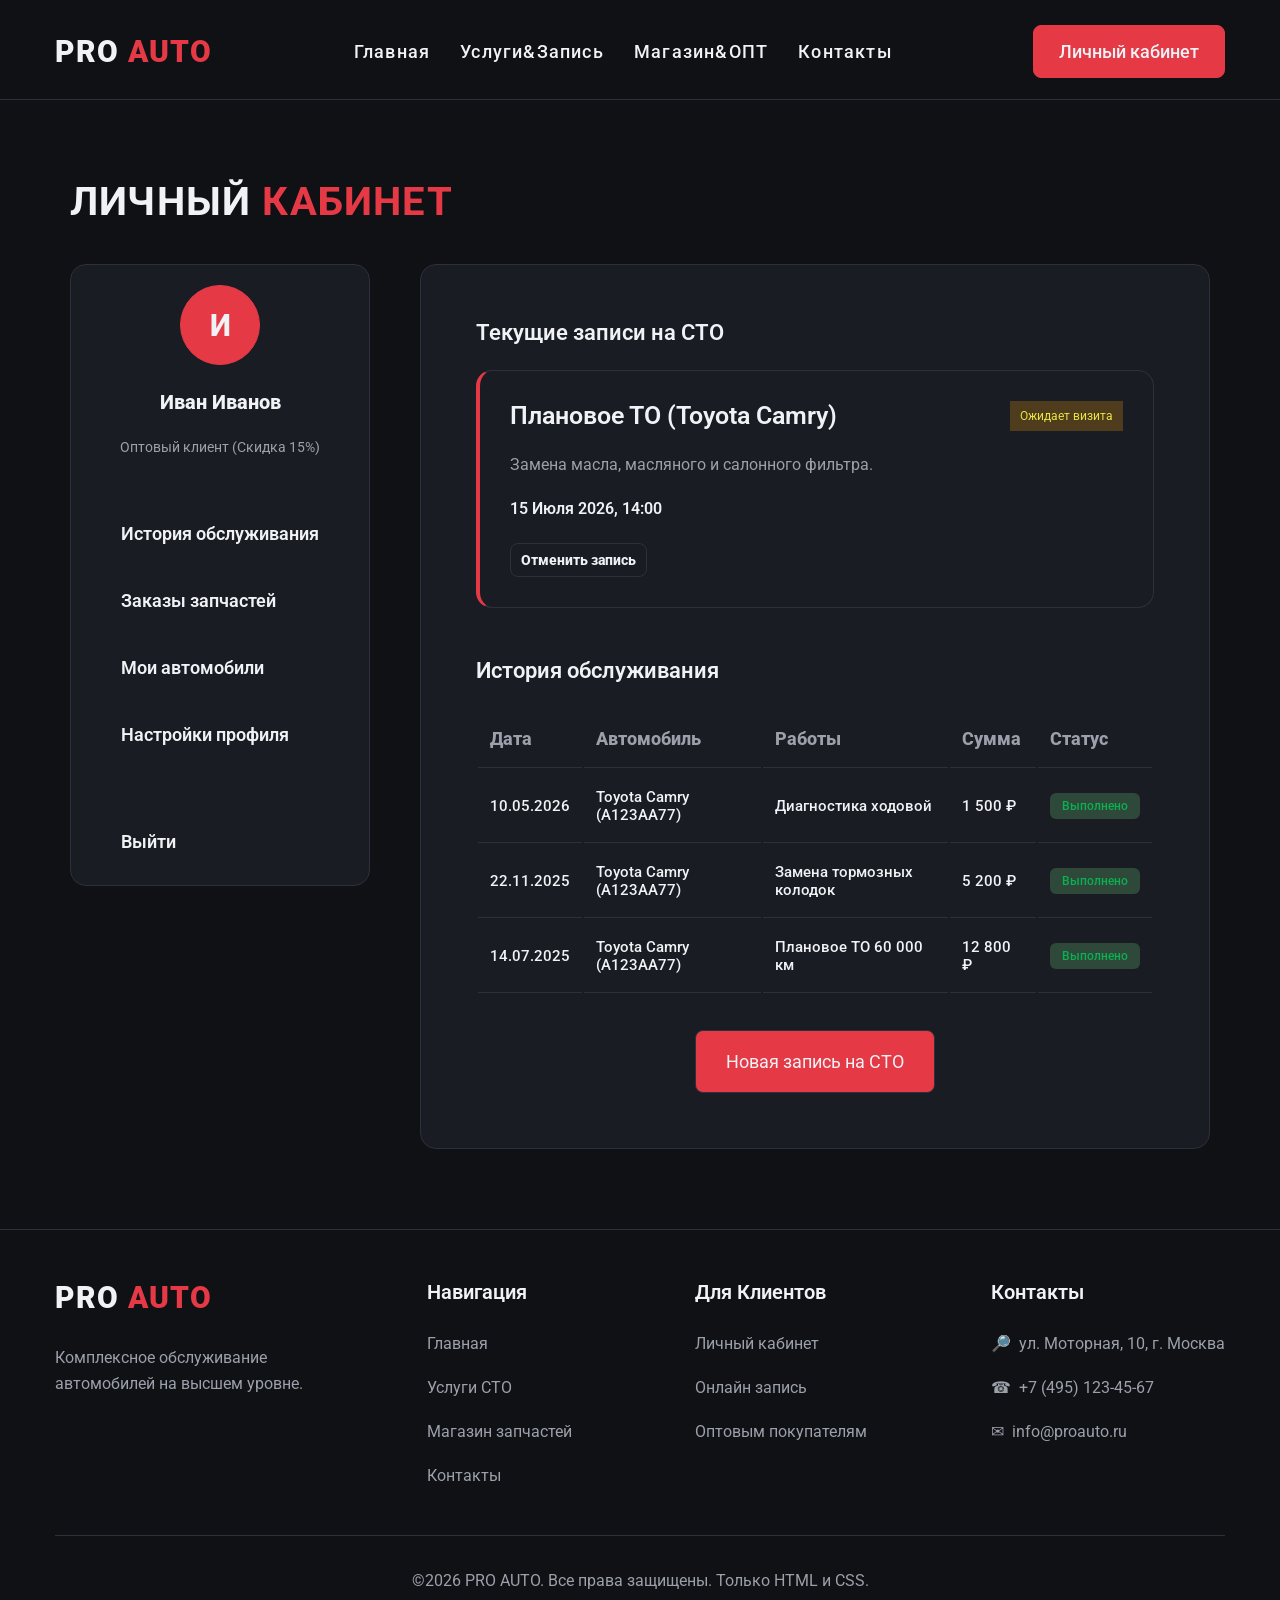
<file: service-history.html>
<!DOCTYPE html>
<html lang="ru">

<head>
    <meta charset="UTF-8" />
    <meta http-equiv="X-UA-Compatible" content="IE=edge" />
    <meta name="viewport" content="width=device-width, initial-scale=1.0" />
    <title>Личный кабинет I PRO AUTO</title>
    <link rel="preconnect" href="https://fonts.googleapis.com" />
    <link rel="preconnect" href="https://fonts.gstatic.com" crossorigin />
    <link href="https://fonts.googleapis.com/css2?family=Roboto:ital,wght@0,100..900;1,100..900&display=swap" rel="stylesheet" />
    <link rel="stylesheet" href="style.css" />
</head>

<body class="service-history-page">
    <header class="header">
        <div class="container header_container">
            <a class="logotype">PRO <span class="logo">AUTO</span></a>
            <input type="checkbox" id="menu-toggle" class="menu-toggle">
            <label for="menu-toggle" class="menu-icon">
          <span class="menu-rows"></span>
          <span class="menu-rows"></span>
          <span class="menu-rows"></span>
        </label>
            <nav class="header_nav">
                <ul class="nav_list list-reset">
                    <li><a href="index.html#index" class="nav_link">Главная</a></li>
                    <li>
                        <a href="services.html#services" class="nav_link">Услуги&Запись</a
              >
            </li>
            <li><a href="shop.html#shop" class="nav_link">Магазин&ОПТ</a></li>
                    <li>
                        <a href="contacts.html#contacts" class="nav_link">Контакты</a>
                    </li>
                    <li class="mobile-only-account"><a href="account.html#account" class="nav_link">Личный кабинет</a></li>
                </ul>
            </nav>
            <a href="account.html#account" class="header_account account_pink">Личный кабинет</a>
        </div>
    </header>
    <!---->
    <main class="main">
        <section id="account" class="account">
            <div class="container">
                <div class="account_content content_left">
                    <h2 class="services_title account_title">
                        Личный<span class="services_subtitle"> кабинет</span>
                    </h2>
                    <div class="main_block">
                        <aside class="sidebar">
                            <div class="account_avatar">И</div>
                            <p class="avatar_name">Иван Иванов</p>
                            <p class="avatar_skills">Оптовый клиент (Скидка 15%)</p>

                            <ul class="account_list list-reset">
                                <li class="account_item">
                                    <a href="service-history.html#service_history" class="account_link">История обслуживания</a>
                                </li>
                                <li class="account_item">
                                    <a href="order_block.html#order_block" class="account_link">Заказы запчастей</a>
                                </li>
                                <li class="account_item">
                                    <a href="garage.html#garage_block" class="account_link">Мои автомобили</a>
                                </li>
                                <li class="account_item">
                                    <a href="account.html#account" class="account_link">Настройки профиля </a>
                                </li>
                                <li class="account_item">
                                    <a href="index.html#index" class="account_link account_exit">Выйти </a>
                                </li>
                            </ul>
                        </aside>
                        <!--Service-History-->
                        <div id="service_history" class="service_history">
                            <h3 class="personal_info-title">Текущие записи на СТО</h3>
                            <div class="service_sto">
                                <div class="order_history">
                                    <p class="service_plan">Плановое ТО (Toyota Camry)</p>
                                    <p class="service_job">Замена масла, масляного и салонного фильтра.</p>
                                    <span class="service_date">15 Июля 2026, 14:00</span>
                                    <a href="#" class="service_history-button">Отменить запись</a>
                                </div>
                                <div class="order_status">
                                    <span class="status">Ожидает визита</span>
                                </div>

                            </div>
                            <div class="service_history-block">
                                <h3 class="personal_info-title">История обслуживания</h3>
                                <table>
                                    <thead>
                                        <tr>
                                            <th>Дата</th>
                                            <th>Автомобиль</th>
                                            <th>Работы</th>
                                            <th>Сумма</th>
                                            <th>Статус</th>
                                        </tr>
                                        <tbody>
                                            <tr>
                                                <td>10.05.2026</td>
                                                <td>Toyota Camry (А123АА77)</td>
                                                <td>Диагностика ходовой</td>
                                                <td>1 500 ₽</td>
                                                <td> <span class="status_badge"> Выполнено</span></td>
                                            </tr>
                                            <tr>
                                                <td>22.11.2025</td>
                                                <td>Toyota Camry (А123АА77)</td>
                                                <td>Замена тормозных колодок</td>
                                                <td>5 200 ₽</td>
                                                <td> <span class="status_badge"> Выполнено</span></td>
                                            </tr>
                                            <tr>
                                                <td>14.07.2025</td>
                                                <td>Toyota Camry (А123АА77)</td>
                                                <td>Плановое ТО 60 000 км</td>
                                                <td>12 800 ₽</td>
                                                <td> <span class="status_badge">Выполнено</span> </td>
                                            </tr>
                                        </tbody>
                                    </thead>

                                </table>
                                <div class="service_history-btn">
                                    <a href="#" class=" btn service_history-order">Новая запись на СТО</a>
                                </div>

                            </div>
                        </div>
                    </div>
                </div>
            </div>
        </section>
        <!--Footer-->

        <footer class="footer">
            <div class="container">
                <div class="footer_content">
                    <div class="footer_logo">
                        <a class="logotype footer_name">PRO <span class="logo">AUTO</span></a
                >
                <p class="footer_logo-text">
                  Комплексное обслуживание<br />
                  автомобилей на высшем уровне.
                </p>
              </div>
              <div class="footer_nav">
                <h3 class="footer_subtitle">Навигация</h3>
                <ul class="footer_nav-list list-reset">
                  <li class="footer_nav-item">
                    <a href="index.html#index" class="footer_nav-link">Главная</a>
                        </li>
                        <li class="footer_nav-item">
                            <a href="services.html#services" class="footer_nav-link">Услуги СТО</a
                    >
                  </li>
                  <li class="footer_nav-item">
                    <a href="shop.html#shop" class="footer_nav-link">Магазин запчастей</a>
                        </li>
                        <li class="footer_nav-item">
                            <a href="contacts.html#contacts" class="footer_nav-link">Контакты</a>
                        </li>
                        </ul>
                    </div>
                    <div class="footer_nav">
                        <h3 class="footer_subtitle">Для Клиентов</h3>
                        <ul class="footer_nav-list list-reset">
                            <li class="footer_nav-item">
                                <a href="account.html#account" class="footer_nav-link">Личный кабинет</a>
                            </li>
                            <li class="footer_nav-item">
                                <a href="services.html#services" class="footer_nav-link">Онлайн запись</a>
                            </li>
                            <li class="footer_nav-item">
                                <a href="shop.html#shop" class="footer_nav-link">Оптовым покупателям</a>
                            </li>
                            <li class="footer_nav-item">
                                <a href="#" class="footer_nav-link invisible_link">--</a>
                            </li>
                        </ul>
                    </div>

                    <div class="footer_nav">
                        <h3 class="footer_subtitle">Контакты</h3>
                        <ul class="footer_nav-list list-reset">
                            <li class="footer_nav-item">
                                <a href="#" class="footer_nav-link address_link">ул. Моторная, 10, г. Москва</a
                    >
                  </li>
                  <li class="footer_nav-item">
                    <a href="#" class="footer_nav-link phone_link">+7 (495) 123-45-67</a>
                            </li>
                            <li class="footer_nav-item">
                                <a href="#" class="footer_nav-link email_link">info@proauto.ru</a>
                            </li>
                            <li class="footer_nav-item">
                                <a href="#" class="footer_nav-link invisible_link">--</a>
                            </li>
                        </ul>
                    </div>
                </div>
            </div>
            <div class="footer_copy">
                &copy;2026 PRO AUTO. Все права защищены. Только HTML и CSS.
            </div>
        </footer>

    </main>
</body>

</html>
</file>
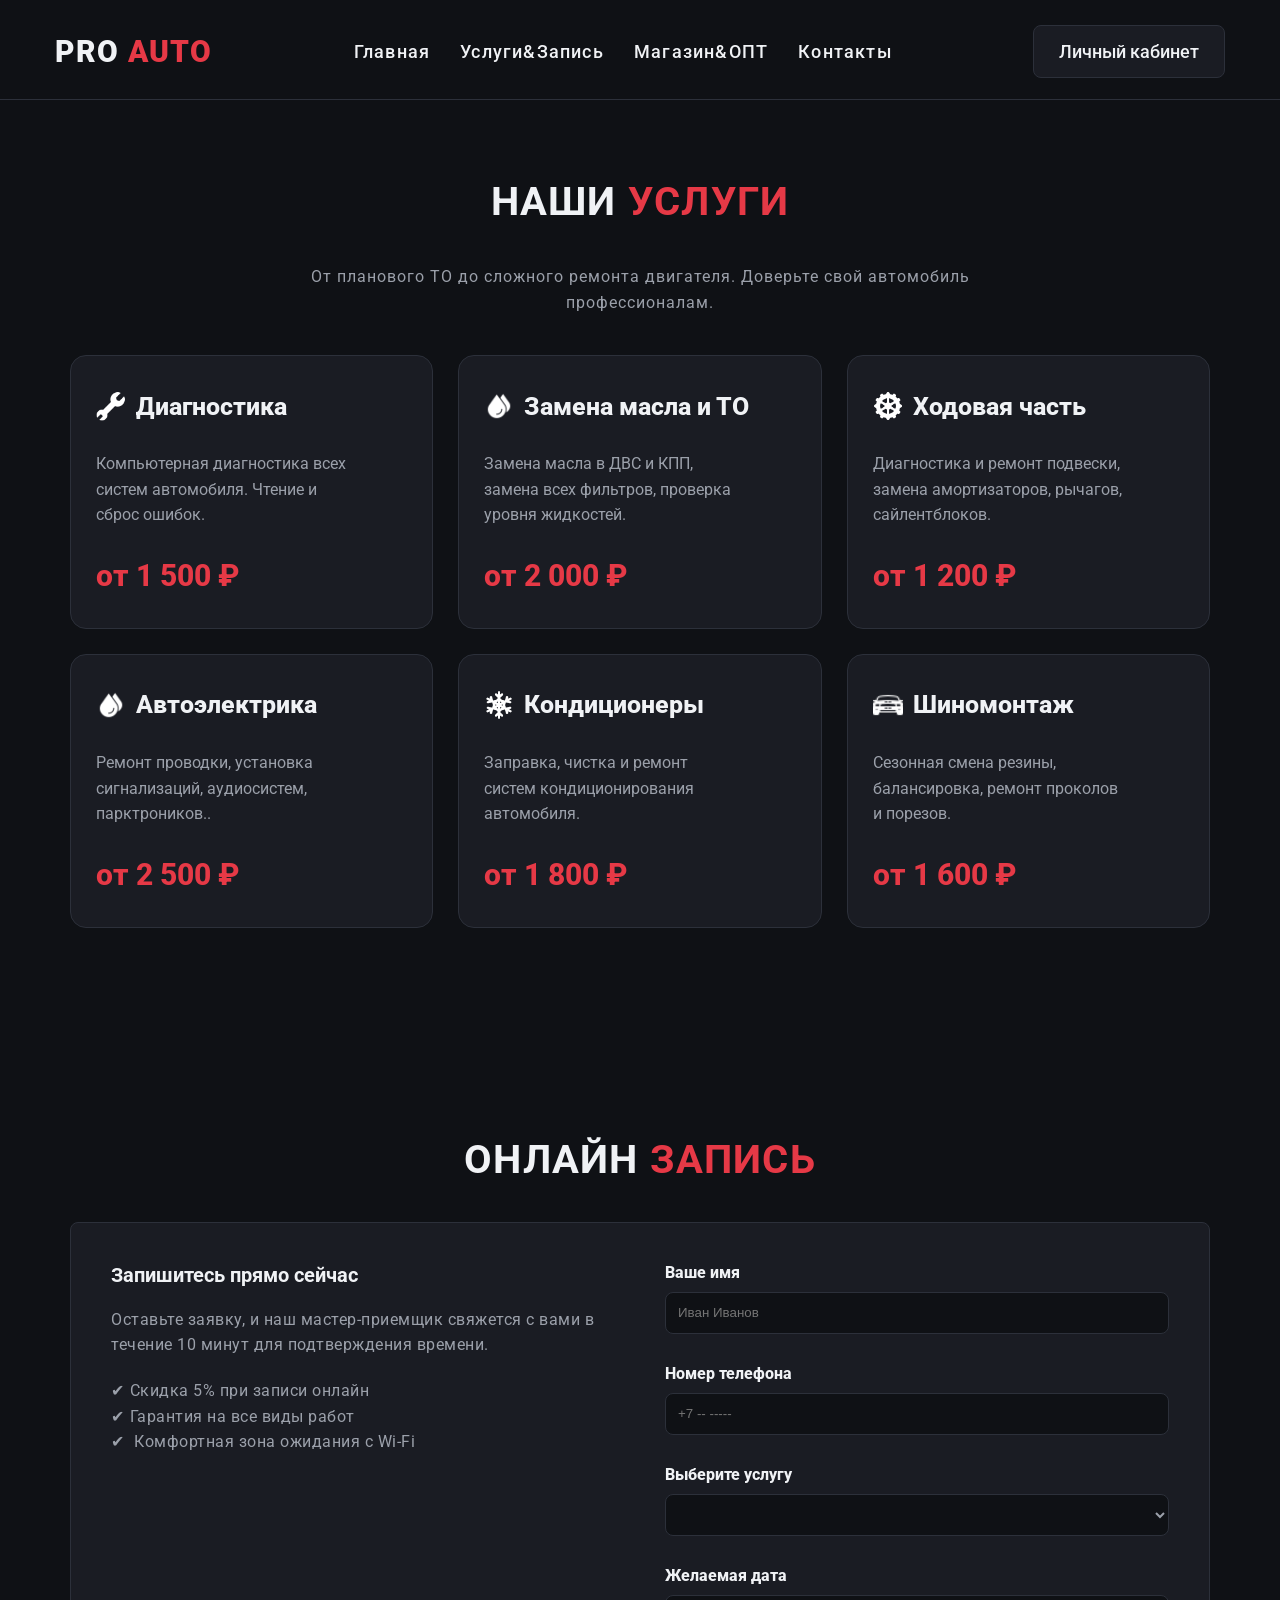
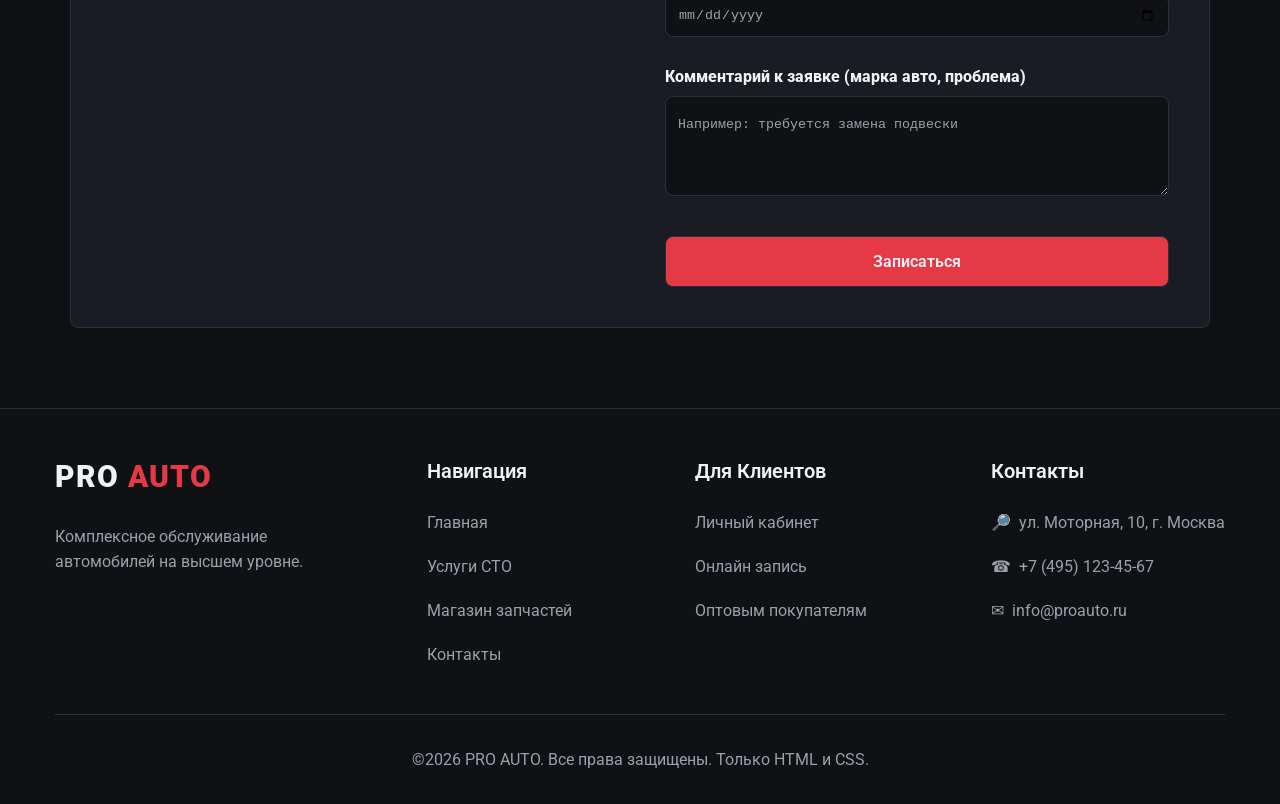
<file: services.html>
<!DOCTYPE html>
<html lang="ru">
  <head>
    <meta charset="UTF-8" />
    <meta http-equiv="X-UA-Compatible" content="IE=edge" />
    <meta name="viewport" content="width=device-width, initial-scale=1.0" />
    <title>Услуги и Запись I PRO AUTO</title>
    <link rel="preconnect" href="https://fonts.googleapis.com" />
    <link rel="preconnect" href="https://fonts.gstatic.com" crossorigin />
    <link
      href="https://fonts.googleapis.com/css2?family=Roboto:ital,wght@0,100..900;1,100..900&display=swap"
      rel="stylesheet"
    />
    <link rel="stylesheet" href="style.css" />
  </head>

  <body class="services_page">
    <header class="header">
      <div class="container header_container">
        <a class="logotype">PRO <span class="logo">AUTO</span></a>
        <input type="checkbox" id="menu-toggle" class="menu-toggle" />
        <label for="menu-toggle" class="menu-icon">
          <span class="menu-rows"></span>
          <span class="menu-rows"></span>
          <span class="menu-rows"></span>
        </label>
        <nav class="header_nav">
          <ul class="nav_list list-reset">
            <li><a href="index.html#index" class="nav_link">Главная</a></li>
            <li>
              <a href="services.html#services" class="nav_link"
                >Услуги&Запись</a
              >
            </li>
            <li><a href="shop.html#shop" class="nav_link">Магазин&ОПТ</a></li>
            <li>
              <a href="contacts.html#contacts" class="nav_link">Контакты</a>
            </li>
            <li class="mobile-only-account">
              <a href="account.html#account" class="nav_link">Личный кабинет</a>
            </li>
          </ul>
        </nav>
        <a href="account.html#account" class="header_account">Личный кабинет</a>
      </div>
    </header>

    <main class="main">
      <!--Services-->

      <section id="services" class="services">
        <div class="container">
          <div class="services_content">
            <h2 class="services_title">
              Наши<span class="services_subtitle"> услуги </span>
            </h2>
            <p class="services_disc">
              От планового ТО до сложного ремонта двигателя. Доверьте свой
              автомобиль
              <br />
              профессионалам.
            </p>

            <div class="about_block">
              <div class="about_card">
                <div class="services_icon">
                  <img
                    src="images/key-white.png"
                    alt="key"
                    class="services_img"
                  />
                  <p class="about_services services_title-tablet">
                    Диагностика
                  </p>
                </div>

                <p class="about_text services_text">
                  Компьютерная диагностика всех систем автомобиля. Чтение и
                  сброс ошибок.
                </p>
                <span class="services_price"> от 1 500 ₽ </span>
              </div>

              <div class="about_card">
                <div class="services_icon">
                  <img src="images/oil-white.png" alt="" class="services_img" />
                  <p class="about_services services_title-tablet">
                    Замена масла и ТО
                  </p>
                </div>

                <p class="about_text services_text">
                  Замена масла в ДВС и КПП, замена всех фильтров, проверка
                  уровня жидкостей.
                </p>
                <span class="services_price"> от 2 000 ₽ </span>
              </div>
              <div class="about_card">
                <div class="services_icon">
                  <img
                    src="images/tools-white.png"
                    alt=""
                    class="services_img"
                  />
                  <p class="about_services services_title-tablet">
                    Ходовая часть
                  </p>
                </div>

                <p class="about_text services_text">
                  Диагностика и ремонт подвески, замена амортизаторов, рычагов,
                  сайлентблоков.
                </p>
                <span class="services_price"> от 1 200 ₽ </span>
              </div>
              <div class="about_card">
                <div class="services_icon">
                  <img src="images/oil-white.png" alt="" class="services_img" />
                  <p class="about_services services_title-tablet">
                    Автоэлектрика
                  </p>
                </div>

                <p class="about_text services_text">
                  Ремонт проводки, установка сигнализаций, аудиосистем,
                  парктроников..
                </p>
                <span class="services_price"> от 2 500 ₽ </span>
              </div>
              <div class="about_card">
                <div class="services_icon">
                  <img
                    src="images/snow-white.png"
                    alt=""
                    class="services_img"
                  />
                  <p class="about_services services_title-tablet">
                    Кондиционеры
                  </p>
                </div>

                <p class="about_text services_text">
                  Заправка, чистка и ремонт систем кондиционирования автомобиля.
                </p>
                <span class="services_price"> от 1 800 ₽ </span>
              </div>
              <div class="about_card">
                <div class="services_icon">
                  <img src="images/car-white.png" alt="" class="services_img" />
                  <p class="about_services services_title-tablet">Шиномонтаж</p>
                </div>

                <p class="about_text services_text">
                  Сезонная смена резины, балансировка, ремонт проколов и
                  порезов.
                </p>
                <span class="services_price"> от 1 600 ₽ </span>
              </div>
            </div>
          </div>
        </div>
      </section>

      <!--BOOKING-->
      <section class="booking">
        <div class="container">
          <div class="booking_content">
            <h2 class="services_title">
              онлайн<span class="services_subtitle"> запись </span>
            </h2>
            <div class="booking_form">
              <div class="booking_form-left">
                <p class="booking_form-disc">Запишитесь прямо сейчас</p>
                <p class="booking_form-text">
                  Оставьте заявку, и наш мастер-приемщик свяжется с вами в
                  течение 10 минут для подтверждения времени.
                </p>
                <ul class="booking_form-list list-reset">
                  <li class="booking_form-item">Скидка 5% при записи онлайн</li>
                  <li class="booking_form-item">Гарантия на все виды работ</li>
                  <li class="booking_form-item">
                    Комфортная зона ожидания с Wi-Fi
                  </li>
                </ul>
              </div>
              <div class="booking_form-right">
                <form class="form_online" action="#">
                  <label class="lable_name" for="name">Ваше имя</label>
                  <input
                    class="input_row"
                    type="name"
                    name="name"
                    placeholder="Иван Иванов"
                  />
                  <label class="lable_name" for="phone">Номер телефона</label>
                  <input
                    class="input_row"
                    type="tel"
                    name="phone"
                    placeholder="+7 -- -----"
                  />
                  <label class="lable_name" for="check_list"
                    >Выберите услугу</label
                  >
                  <select class="input_row" name="check_list" id="#" required>
                    <option value="check_list" disabled selected>
                      - Выберите из списка -
                    </option>
                    <option value="STO">Замена масла</option>
                    <option value="tools">Техническое обслуживание</option>
                    <option value="repair">Ремонт подвески</option>
                  </select>
                  <label class="lable_name" for="date">Желаемая дата</label>

                  <input class="input_row" type="date" name="date" />

                  <label class="lable_name" for="textarea"
                    >Комментарий к заявке (марка авто, проблема)</label
                  >
                  <textarea
                    class="input_row textarea_row"
                    name="textarea"
                    id="textarea"
                    cols="30"
                    rows="10"
                  >
Например: требуется замена подвески</textarea
                  >
                </form>
                <div class="form_button">
                  <a href="#" class="btn booking_form-button">Записаться</a>
                </div>
              </div>
            </div>
          </div>
        </div>
      </section>

      <!--Footer-->
      <footer class="footer">
        <div class="container">
          <div class="footer_content">
            <div class="footer_logo">
              <a class="logotype footer_name"
                >PRO <span class="logo">AUTO</span></a
              >
              <p class="footer_logo-text">
                Комплексное обслуживание<br />
                автомобилей на высшем уровне.
              </p>
            </div>
            <div class="footer_nav">
              <h3 class="footer_subtitle">Навигация</h3>
              <ul class="footer_nav-list list-reset">
                <li class="footer_nav-item">
                  <a href="index.html#index" class="footer_nav-link">Главная</a>
                </li>
                <li class="footer_nav-item">
                  <a href="services.html#services" class="footer_nav-link"
                    >Услуги СТО</a
                  >
                </li>
                <li class="footer_nav-item">
                  <a href="shop.html#shop" class="footer_nav-link"
                    >Магазин запчастей</a
                  >
                </li>
                <li class="footer_nav-item">
                  <a href="contacts.html#contacts" class="footer_nav-link"
                    >Контакты</a
                  >
                </li>
              </ul>
            </div>
            <div class="footer_nav">
              <h3 class="footer_subtitle">Для Клиентов</h3>
              <ul class="footer_nav-list list-reset">
                <li class="footer_nav-item">
                  <a href="account.html#account" class="footer_nav-link"
                    >Личный кабинет</a
                  >
                </li>
                <li class="footer_nav-item">
                  <a href="services.html#services" class="footer_nav-link"
                    >Онлайн запись</a
                  >
                </li>
                <li class="footer_nav-item">
                  <a href="shop.html#shop" class="footer_nav-link"
                    >Оптовым покупателям</a
                  >
                </li>
                <li class="footer_nav-item">
                  <a href="#" class="footer_nav-link invisible_link">--</a>
                </li>
              </ul>
            </div>

            <div class="footer_nav">
              <h3 class="footer_subtitle">Контакты</h3>
              <ul class="footer_nav-list list-reset">
                <li class="footer_nav-item">
                  <a href="#" class="footer_nav-link address_link"
                    >ул. Моторная, 10, г. Москва</a
                  >
                </li>
                <li class="footer_nav-item">
                  <a href="#" class="footer_nav-link phone_link"
                    >+7 (495) 123-45-67</a
                  >
                </li>
                <li class="footer_nav-item">
                  <a href="#" class="footer_nav-link email_link"
                    >info@proauto.ru</a
                  >
                </li>
                <li class="footer_nav-item">
                  <a href="#" class="footer_nav-link invisible_link">--</a>
                </li>
              </ul>
            </div>
          </div>
        </div>
        <div class="footer_copy">
          &copy;2026 PRO AUTO. Все права защищены. Только HTML и CSS.
        </div>
      </footer>
    </main>
  </body>
</html>
</file>
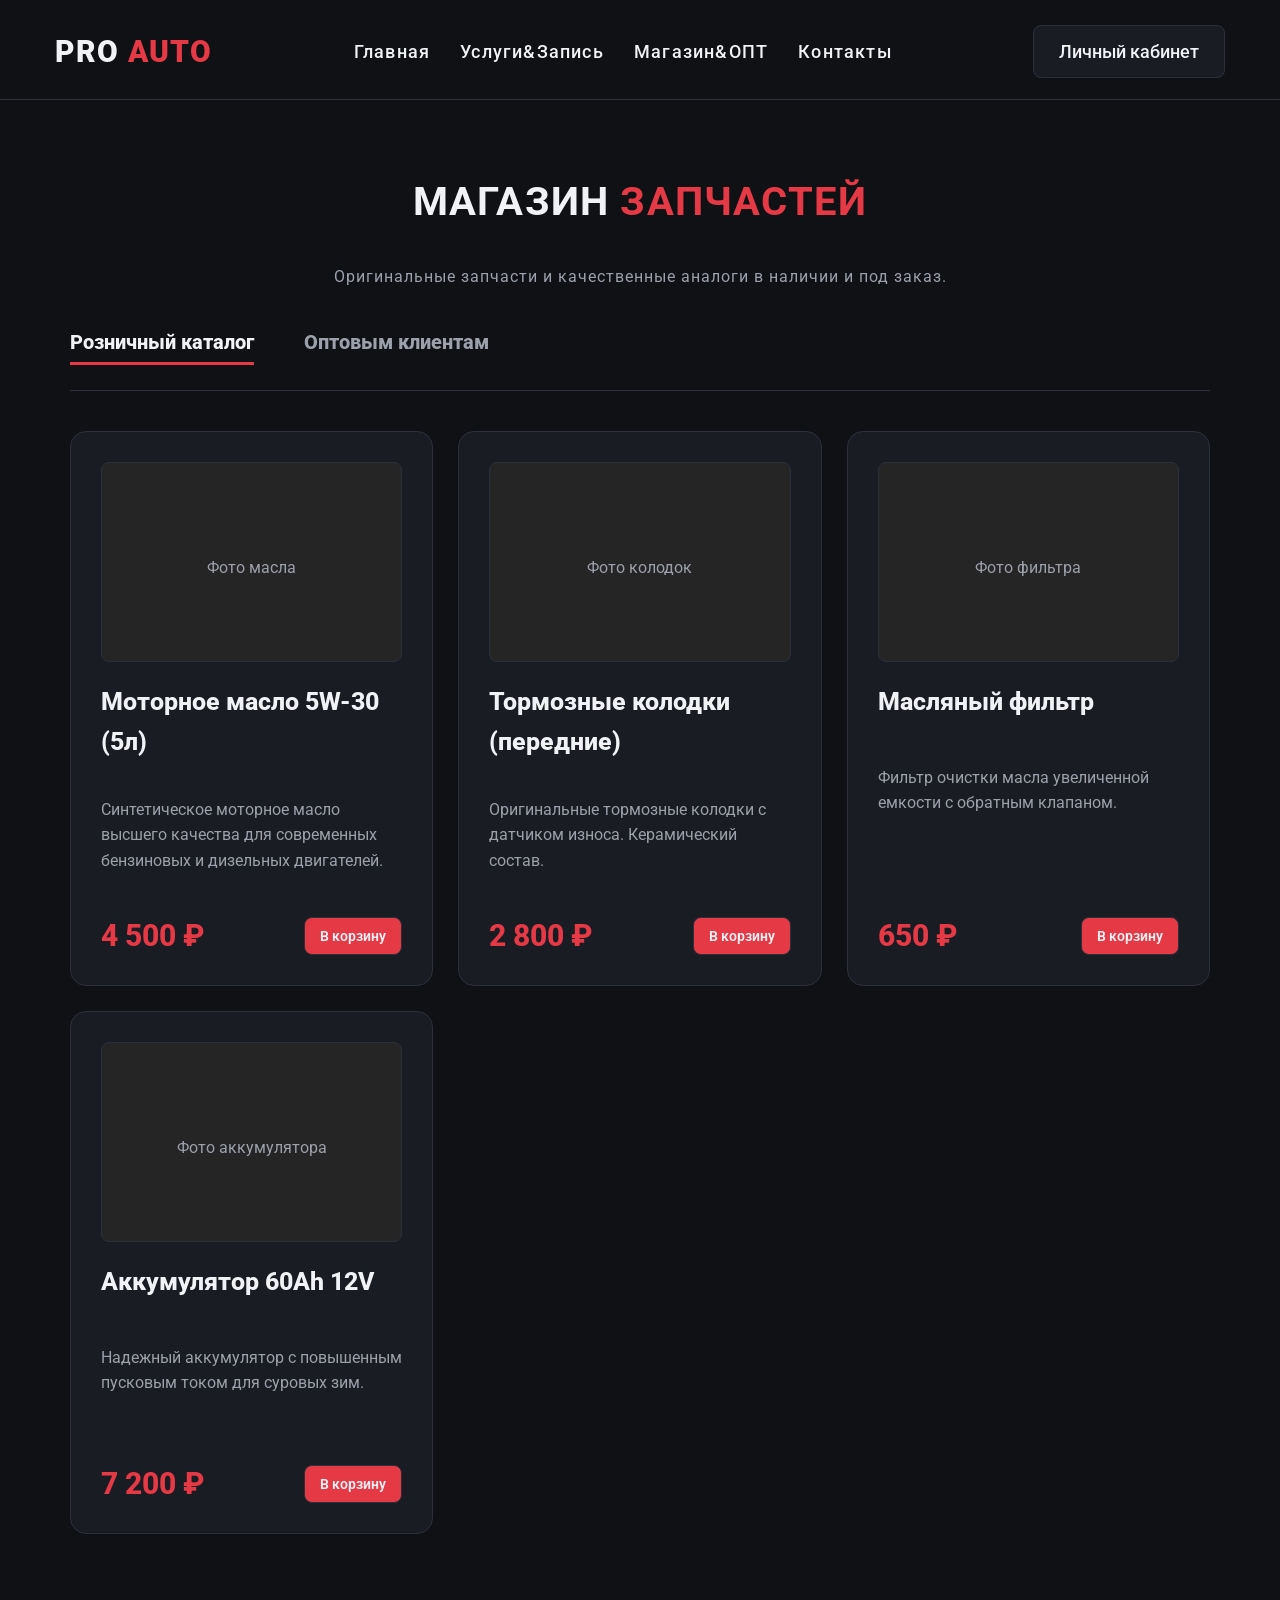
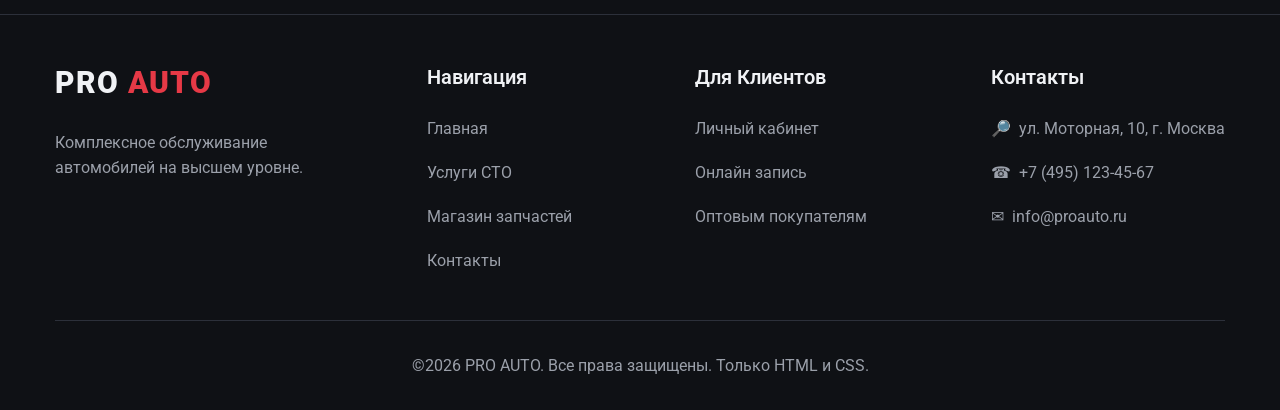
<file: shop.html>
<!DOCTYPE html>
<html lang="">
  <head>
    <meta charset="UTF-8" />
    <meta http-equiv="X-UA-Compatible" content="IE=edge" />
    <meta name="viewport" content="width=device-width, initial-scale=1.0" />
    <title>Магазин и ОПТ I PRO AUTO</title>
    <link rel="preconnect" href="https://fonts.googleapis.com" />
    <link rel="preconnect" href="https://fonts.gstatic.com" crossorigin />
    <link
      href="https://fonts.googleapis.com/css2?family=Roboto:ital,wght@0,100..900;1,100..900&display=swap"
      rel="stylesheet"
    />
    <link rel="stylesheet" href="style.css" />
  </head>

  <body class="shop_page">
    <header class="header">
      <div class="container header_container">
        <a class="logotype">PRO <span class="logo">AUTO</span></a>
        <input type="checkbox" id="menu-toggle" class="menu-toggle" />
        <label for="menu-toggle" class="menu-icon">
          <span class="menu-rows"></span>
          <span class="menu-rows"></span>
          <span class="menu-rows"></span>
        </label>
        <nav class="header_nav">
          <ul class="nav_list list-reset">
            <li><a href="index.html#index" class="nav_link">Главная</a></li>
            <li>
              <a href="services.html#services" class="nav_link"
                >Услуги&Запись</a
              >
            </li>
            <li><a href="shop.html#shop" class="nav_link">Магазин&ОПТ</a></li>
            <li>
              <a href="contacts.html#contacts" class="nav_link">Контакты</a>
            </li>
            <li class="mobile-only-account">
              <a href="account.html#account" class="nav_link">Личный кабинет</a>
            </li>
          </ul>
        </nav>
        <a href="account.html#account" class="header_account">Личный кабинет</a>
      </div>
    </header>
    <main class="main">
      <!--SHOP-->

      <section id="shop" class="shop">
        <div class="container">
          <div class="shop_content">
            <h2 class="services_title">
              Магазин<span class="services_subtitle"> запчастей</span>
            </h2>
            <p class="services_disc">
              Оригинальные запчасти и качественные аналоги в наличии и под
              заказ.
            </p>
            <div class="catalog">
              <a href="" class="catalog_retail tab_active">Розничный каталог</a>
              <a href="b2b.html#b2b_conditions" class="catalog_b2b"
                >Оптовым клиентам</a
              >
            </div>
            <div class="catalog_items">
              <div class="catalog_item">
                <div class="catalog_image">
                  <p class="image_icon">Фото масла</p>
                </div>
                <h3 class="catalog_product">Моторное масло 5W-30 (5л)</h3>
                <p class="catalog_disc">
                  Синтетическое моторное масло высшего качества для современных
                  бензиновых и дизельных двигателей.
                </p>
                <div class="catalog_info">
                  <div class="catalog_price">4 500 ₽</div>
                  <a href="#" class="catalog_order">В корзину</a>
                </div>
              </div>
              <div class="catalog_item">
                <div class="catalog_image">
                  <p class="image_icon">Фото колодок</p>
                </div>
                <h3 class="catalog_product">Тормозные колодки (передние)</h3>
                <p class="catalog_disc">
                  Оригинальные тормозные колодки с датчиком износа. Керамический
                  состав.
                </p>
                <div class="catalog_info">
                  <span class="catalog_price">2 800 ₽</span>
                  <a href="#" class="catalog_order">В корзину</a>
                </div>
              </div>
              <div class="catalog_item">
                <div class="catalog_image">
                  <p class="image_icon">Фото фильтра</p>
                </div>
                <h3 class="catalog_product">Масляный фильтр</h3>
                <p class="catalog_disc">
                  Фильтр очистки масла увеличенной емкости с обратным клапаном.
                </p>
                <div class="catalog_info">
                  <span class="catalog_price">650 ₽</span>
                  <a href="#" class="catalog_order">В корзину</a>
                </div>
              </div>
              <div class="catalog_item">
                <div class="catalog_image">
                  <p class="image_icon">Фото аккумулятора</p>
                </div>
                <h3 class="catalog_product">Аккумулятор 60Ah 12V</h3>
                <p class="catalog_disc">
                  Надежный аккумулятор с повышенным пусковым током для суровых
                  зим.
                </p>
                <div class="catalog_info">
                  <span class="catalog_price">7 200 ₽</span>
                  <a href="#" class="catalog_order">В корзину</a>
                </div>
              </div>
            </div>
          </div>
        </div>
      </section>
      <!--Footer-->
      <footer class="footer">
        <div class="container">
          <div class="footer_content">
            <div class="footer_logo">
              <a class="logotype footer_name"
                >PRO <span class="logo">AUTO</span></a
              >
              <p class="footer_logo-text">
                Комплексное обслуживание<br />
                автомобилей на высшем уровне.
              </p>
            </div>
            <div class="footer_nav">
              <h3 class="footer_subtitle">Навигация</h3>
              <ul class="footer_nav-list list-reset">
                <li class="footer_nav-item">
                  <a href="index.html#index" class="footer_nav-link">Главная</a>
                </li>
                <li class="footer_nav-item">
                  <a href="services.html#services" class="footer_nav-link"
                    >Услуги СТО</a
                  >
                </li>
                <li class="footer_nav-item">
                  <a href="shop.html#shop" class="footer_nav-link"
                    >Магазин запчастей</a
                  >
                </li>
                <li class="footer_nav-item">
                  <a href="contacts.html#contacts" class="footer_nav-link"
                    >Контакты</a
                  >
                </li>
              </ul>
            </div>
            <div class="footer_nav">
              <h3 class="footer_subtitle">Для Клиентов</h3>
              <ul class="footer_nav-list list-reset">
                <li class="footer_nav-item">
                  <a href="account.html#account" class="footer_nav-link"
                    >Личный кабинет</a
                  >
                </li>
                <li class="footer_nav-item">
                  <a href="services.html#services" class="footer_nav-link"
                    >Онлайн запись</a
                  >
                </li>
                <li class="footer_nav-item">
                  <a href="shop.html#shop" class="footer_nav-link"
                    >Оптовым покупателям</a
                  >
                </li>
                <li class="footer_nav-item">
                  <a href="#" class="footer_nav-link invisible_link">--</a>
                </li>
              </ul>
            </div>

            <div class="footer_nav">
              <h3 class="footer_subtitle">Контакты</h3>
              <ul class="footer_nav-list list-reset">
                <li class="footer_nav-item">
                  <a href="#" class="footer_nav-link address_link"
                    >ул. Моторная, 10, г. Москва</a
                  >
                </li>
                <li class="footer_nav-item">
                  <a href="#" class="footer_nav-link phone_link"
                    >+7 (495) 123-45-67</a
                  >
                </li>
                <li class="footer_nav-item">
                  <a href="#" class="footer_nav-link email_link"
                    >info@proauto.ru</a
                  >
                </li>
                <li class="footer_nav-item">
                  <a href="#" class="footer_nav-link invisible_link">--</a>
                </li>
              </ul>
            </div>
          </div>
        </div>
        <div class="footer_copy">
          &copy;2026 PRO AUTO. Все права защищены. Только HTML и CSS.
        </div>
      </footer>
    </main>
  </body>
</html>
</file>
<file: style.css>
:root {
    --bg-dark: #0f1115;
    --bg-panel: #1a1c23;
    --bg-panel-hover: #23262f;
    --text-main: #f0f2f5;
    --text-muted: #9ba0aa;
    --accent-red: #e63946;
    --accent-hover: #ff4d5a;
    --border-color: #2c303a;
    --font-body: "Roboto", sans-serif;
    --radius: 8px;
    --radius-lg: 16px;
    --transition: all 0.3s cubic-bezier(0.25, 0.8, 0.25, 1);
    --shadow-glow: 0 0 20px rgba(230, 57, 70, 0.4);
}

* {
    padding: 0;
    margin: 0;
    box-sizing: border-box;
}

a {
    text-decoration: none;
    color: inherit;
}

img {
    max-width: 100%;
}

body {
    display: flex;
    flex-direction: column;
    font-family: "Roboto", "Arial", sans-serif;
    font-weight: 400;
    background: var(--bg-dark);
}

.list-reset {
    list-style: none;
}

.btn {
    padding: 15px 25px;
    border-radius: var(--radius);
    background-color: transparent;
    border: 1px solid var(--border-color);
}

.container {
    width: 100%;
    max-width: 1200px;
    margin: 0 auto;
    padding: 0 15px;
}


/*HEADER*/

.header {
    position: fixed;
    height: 100px;
    top: 0;
    left: 0;
    width: 100%;
    z-index: 1000;
    background-color: var(--bg-dark);
    backdrop-filter: blur(10px);
    border-bottom: 1px solid var(--border-color);
}

.header_container {
    display: flex;
    align-items: center;
    justify-content: space-between;
    padding: 25px 15px;
}

.nav_list {
    display: flex;
    gap: 30px;
}

.logotype {
    color: var(--text-main);
    font-size: 30px;
    font-weight: 900;
    letter-spacing: 1.2px;
}

.logo {
    color: var(--accent-red);
}

.nav_link {
    position: relative;
    padding-bottom: 5px;
    font-size: 18px;
    color: var(--text-main);
    font-weight: 500;
    letter-spacing: 1.2px;
    transition: 0.3s ease;
}

.nav_link:hover {
    color: var(--accent-hover);
}

.nav_link::after {
    content: "";
    position: absolute;
    left: 0;
    bottom: 0;
    width: 100%;
    height: 2px;
    background-color: var(--accent-hover);
    transform: scaleX(0);
    transform-origin: left center;
    transition: transform 0.3s ease;
}

.nav_link:hover::after {
    transform: scaleX(1);
}

.header_account,
.btn_services-shop,
.catalog_order {
    padding: 15px 25px;
    color: var(--text-main);
    font-size: 18px;
    font-weight: 500;
    background-color: var(--bg-panel);
    border-radius: var(--radius);
    border: 1px solid var(--border-color);
    transition: 0.3s ease;
}

.header_account:hover {
    background-color: var(--bg-panel-hover);
    border: 1px solid var(--text-main);
}


/*MAIN*/


/*HERO*/

.hero {
    padding-top: 100px;
    background: linear-gradient(to bottom, rgba(15, 17, 21, 0.8), var(--bg-dark)), url(https://images.unsplash.com/photo-1619642751034-765dfdf7c58e?auto=format&fit=crop&q=80&w=1920) center / cover;
}

.hero_content,
.services_content,
.booking_content,
.shop_content,
.b2b_content,
.contacts_content,
.account_content {
    display: flex;
    flex-direction: column;
    padding: 80px 15px;
    gap: 40px;
    text-align: center;
    height: auto;
}

.hero_title,
.services_title {
    font-size: 70px;
    font-weight: 700;
    letter-spacing: -2px;
    line-height: 1.1;
    text-transform: uppercase;
    color: var(--text-main);
}

.hero_subtitle,
.about_subtitle,
.services_subtitle {
    color: var(--accent-red);
}

.hero_disc,
.services_disc {
    font-size: 20px;
    color: var(--text-muted);
    line-height: 1.4;
    letter-spacing: 1px;
}

.hero_services {
    display: flex;
    align-items: center;
    justify-content: center;
    gap: 25px;
    color: var(--text-main);
    font-size: 16px;
    font-weight: 600;
    letter-spacing: 1.2px;
}

.btn_services-online,
.booking_form-button,
.b2b_button {
    background-color: var(--accent-red);
    transition: 0.3s ease;
}

.btn_services-online:hover {
    background-color: var(--accent-hover);
    box-shadow: 0px 0px 24px 4px rgba(230, 57, 70, 0.45);
}

.btn_services-shop {
    padding: 15px 25px;
    color: var(--text-main);
    font-size: 18px;
    font-weight: 500;
    background-color: var(--bg-panel);
    border-radius: var(--radius);
    border: 1px solid var(--border-color);
    transition: 0.3s ease;
}

.btn_services-shop:hover {
    background-color: var(--bg-panel-hover);
    border: 1px solid var(--text-main);
}

.mobile-only-account {
    display: none;
}


/*ABOUT*/

.about {
    padding: 60px 0;
    border-bottom: 1px solid var(--border-color);
}

.about_title {
    font-size: 40px;
    font-weight: 700;
    letter-spacing: 1.2px;
    text-align: center;
    text-transform: uppercase;
    color: var(--text-main);
    margin-bottom: 40px;
}

.about_block {
    display: grid;
    grid-template-columns: repeat(3, 1fr);
    gap: 25px;
    margin-bottom: 50px;
}

.about_card {
    display: flex;
    flex-direction: column;
    align-items: flex-start;
    justify-content: center;
    gap: 30px;
    border: 1px solid var(--border-color);
    border-radius: var(--radius-lg);
    padding: 35px 25px;
    background-color: var(--bg-panel);
    transition: transform 0.3 ease;
}

.about_card:hover {
    transform: translateY(-5px);
    border: 1px solid var(--accent-hover);
}

.about_block-icon {
    width: 45px;
    height: 45px;
}

.about_services {
    font-size: 25px;
    font-weight: 800;
    color: var(--text-main);
}

.about_text,
.catalog_disc {
    font-size: 16px;
    color: var(--text-muted);
    line-height: 1.6;
}


/*Footer*/

.footer_content {
    display: flex;
    align-items: center;
    justify-content: space-between;
    padding: 50px 0;
    border-bottom: 1px solid var(--border-color);
}

.footer_logo {
    display: flex;
    flex-direction: column;
    justify-content: flex-start;
    gap: 30px;
    margin-bottom: auto;
}

.footer_logo-text {
    font-size: 16px;
    color: var(--text-muted);
    line-height: 1.6;
}

.footer_nav {
    display: flex;
    flex-direction: column;
}

.footer_subtitle {
    font-size: 20px;
    font-weight: 600;
    color: var(--text-main);
    margin-bottom: 30px;
}

.footer_nav-list {
    display: flex;
    flex-direction: column;
    gap: 25px;
}

.footer_nav-link {
    color: var(--text-muted);
    transition: 0.3s ease;
}

.footer_nav-link:hover {
    color: var(--accent-hover);
}

.invisible_link {
    visibility: hidden;
}

.footer_copy {
    color: var(--text-muted);
    padding: 35px 0;
    text-align: center;
}

.address_link::before {
    content: "🔎";
    margin-right: 8px;
}

.phone_link::before {
    content: "☎";
    margin-right: 8px;
}

.email_link::before {
    content: "✉";
    margin-right: 8px;
}


/*Services*/

.services,
.b2b_conditions,
.contacts,
.account {
    padding-top: 100px;
}

.services_icon {
    display: flex;
    align-items: center;
    gap: 10px;
}

.services_text {
    text-align: left;
    padding: 0 60px 0 0;
}

.services_img {
    width: 30px;
    height: 30px;
}

.services_price,
.catalog_price {
    font-size: 30px;
    color: var(--accent-red);
    font-weight: 800;
}

.services_title {
    font-size: 40px;
    letter-spacing: 1.2px;
}

.services_disc {
    font-size: 16px;
    font-weight: 400;
    line-height: 1.6;
}


/*Booking*/

.booking {
    border-bottom: 1px solid var(--border-color);
}

.booking_form {
    display: grid;
    grid-template-columns: 1fr 1fr;
    gap: 50px;
    border: 1px solid var(--border-color);
    border-radius: var(--radius);
    background-color: var(--bg-panel);
    padding: 40px;
}

.booking_form-left {
    display: flex;
    flex-direction: column;
    align-items: flex-start;
    gap: 20px;
}

.booking_form-disc {
    font-size: 20px;
    font-weight: 700;
    color: var(--text-main);
}

.booking_form-text,
.booking_form-item {
    color: var(--text-muted);
    text-align: left;
    line-height: 1.6;
    letter-spacing: 0.5px;
}

.booking_form-item::before {
    content: "✔";
    color: var(--text-muted);
    margin-right: 5px;
}

.form_online {
    display: flex;
    flex-direction: column;
    align-items: flex-start;
    gap: 10px;
}

.input_row {
    width: 100%;
    height: 35px;
    border: none;
    outline: none;
    border: 1px solid var(--border-color);
    border-radius: var(--radius);
    background-color: var(--bg-dark);
    color: var(--text-muted);
    padding: 20px 12px;
    margin-bottom: 20px;
}

.input_row:focus {
    border-color: var(--accent-hover);
    background-color: var(--bg-panel-hover);
}

.lable_name {
    color: var(--text-main);
    font-size: 16px;
    font-weight: 800;
}

.textarea_row {
    height: 100px;
    margin-bottom: 40px;
}

.booking_form-button {
    display: flex;
    flex-direction: column;
    align-items: stretch;
    width: 100%;
    color: var(--text-main);
    font-weight: 600;
    padding: 15px 10px;
    background-color: var(--accent-red);
    transition: 0.3s ease;
}

.booking_form-button:hover {
    background-color: var(--accent-hover);
    box-shadow: 0px 0px 24px 4px rgba(230, 57, 70, 0.45);
}


/*SHOP*/

.shop {
    padding-top: 100px;
    border-bottom: 1px solid var(--border-color);
}

.catalog {
    display: flex;
    align-items: center;
    gap: 50px;
    color: var(--text-main);
    font-size: 20px;
    font-weight: 800;
    padding-bottom: 25px;
    border-bottom: 1px solid var(--border-color);
}

.catalog_retail,
.catalog_b2b {
    padding-bottom: 8px;
    border-bottom: 3px solid transparent;
    color: var(--text-muted);
}

.tab_active {
    border-bottom: 3px solid var(--accent-red);
    color: var(--text-main);
}

.catalog_items {
    display: grid;
    grid-template-columns: repeat(3, 1fr);
    gap: 25px;
    color: var(--text-main);
}

.catalog_item {
    display: flex;
    flex-direction: column;
    align-items: stretch;
    justify-content: center;
    height: 100%;
    min-height: 420px;
    gap: 20px;
    border: 1px solid var(--border-color);
    border-radius: var(--radius-lg);
    padding: 30px;
    background-color: var(--bg-panel);
    transition: 0.3s ease;
}

.catalog_item:hover {
    transform: translateY(-5px);
    border: 1px solid var(--accent-hover);
}

.catalog_image {
    border: 1px solid var(--border-color);
    border-radius: var(--radius);
    background-color: rgb(37, 37, 37);
    padding: 5px;
    width: 100%;
    height: 200px;
    overflow: hidden;
}

.image_icon {
    padding-top: 90px;
    color: var(--text-muted);
}

.catalog_product {
    min-height: 48px;
    margin-bottom: 15px;
    font-size: 25px;
    font-weight: 800;
    text-align: left;
    line-height: 1.6;
}

.catalog_disc {
    height: 80px;
    font-size: 16px;
    color: var(--text-muted);
    line-height: 1.6;
    text-align: left;
    flex-grow: 1;
    margin-bottom: 20px;
}

.catalog_info {
    display: flex;
    justify-content: space-between;
    align-items: center;
    width: 100%;
    gap: 10px;
    flex-wrap: nowrap;
    margin-top: auto;
}

.catalog_price {
    flex-shrink: 0;
}

.catalog_order {
    flex-shrink: 0;
    padding: 10px 15px;
    font-size: 14px;
    font-weight: 600;
    background-color: var(--accent-red);
    transition: 0.3s ease;
}

.catalog_order:hover {
    background-color: var(--accent-hover);
    box-shadow: 0px 0px 24px 4px rgba(230, 57, 70, 0.45);
}


/*B2B*/

.b2b_conditions {
    border-bottom: 1px solid var(--border-color);
}

.b2b_special {
    border: 1px solid var(--accent-red);
    padding: 35px 20px;
    border-radius: var(--radius-lg);
    text-align: left;
    background: #80222c;
    background: linear-gradient( 90deg, rgba(128, 34, 44, 0.43) 0%, rgba(33, 32, 32, 0.2) 62%);
}

.b2b_special-disc {
    font-size: 25px;
    font-weight: 800;
    color: var(--text-main);
    margin-bottom: 30px;
}

.b2b_special-text {
    color: var(--text-muted);
}

.b2b_faq {
    color: var(--text-main);
    text-align: left;
    font-size: 20px;
    font-weight: 600;
}

.b2b_faq-level {
    font-size: 25px;
    font-weight: 800;
    color: var(--accent-red);
    border: 3px solid var(--accent-red);
    padding: 8px 15px;
}

.b2b_btn {
    display: flex;
    justify-content: center;
    color: var(--text-main);
    font-weight: 600;
}

.b2b_button:hover {
    background-color: var(--accent-hover);
    box-shadow: 0px 0px 24px 4px rgba(230, 57, 70, 0.45);
}


/*contacts*/

.contacts {
    border-bottom: 1px solid var(--border-color);
}

.contacts_block {
    display: flex;
    gap: 20px;
    margin-bottom: 30px;
}

.contacts_form {
    display: grid;
    grid-template-columns: 1fr 1fr;
    gap: 25px;
    border: 1px solid var(--border-color);
    border-radius: var(--radius-lg);
    padding: 55px 45px;
    background-color: var(--bg-panel);
}

.contacts_img {
    width: 20px;
    height: 20px;
}

.contacts_info {
    display: flex;
    flex-direction: column;
    align-items: flex-start;
    justify-content: center;
    gap: 15px;
}

.contacts_form-subtitle {
    font-size: 25px;
    font-weight: 800;
    color: var(--text-main);
    text-align: left;
    margin-bottom: 40px;
}

.info_name {
    color: var(--text-main);
    font-size: 20px;
    font-weight: 600;
}

.info_text {
    color: var(--text-muted);
    text-align: left;
    line-height: 1.6;
}

.contacts_map {
    border: 1px solid var(--border-color);
    border-radius: var(--radius);
    height: 350px;
    color: var(--text-muted);
    background-color: rgb(37, 37, 37);
}

.contacts_sign {
    margin-top: 150px;
}

.contacts_form-box {
    border: 1px solid var(--border-color);
    border-radius: var(--radius);
    padding: 35px;
    background-color: var(--bg-panel-hover);
}

.contacts_form-box {
    transition: transform 0.3s ease;
}

.contacts_form-box:hover {
    transform: translateY(-5px);
    box-shadow: 0 10px 30px rgba(0, 0, 0, 0.5);
}

.contacts_form-right-text {
    color: var(--text-muted);
    font-size: 16px;
    text-align: left;
    margin-bottom: 20px;
}


/*Account*/

.account {
    border-bottom: 1px solid var(--border-color);
}

.account_title {
    text-align: left;
}

.main_block {
    display: flex;
    gap: 50px;
}

.sidebar {
    display: flex;
    flex-direction: column;
    align-items: center;
    justify-content: center;
    gap: 25px;
    border: 1px solid var(--border-color);
    border-radius: var(--radius-lg);
    width: 300px;
    background-color: var(--bg-panel);
    padding: 20px;
    height: max-content;
}

.account_avatar {
    display: flex;
    align-items: center;
    justify-content: center;
    width: 80px;
    height: 80px;
    font-size: 30px;
    font-weight: 800;
    padding: 15px 20px;
    color: var(--text-main);
    border: 1px solid var(--accent-red);
    border-radius: 50%;
    background-color: var(--accent-red);
}

.avatar_name {
    color: var(--text-main);
    font-weight: 800;
    font-size: 20px;
}

.avatar_skills {
    color: var(--text-muted);
    font-size: 14px;
    margin-bottom: 30px;
}

.account_list {
    display: flex;
    flex-direction: column;
    align-items: stretch;
    gap: 20px;
    color: var(--text-main);
    font-weight: 600;
    font-size: 18px;
    text-align: left;
}

.account_link {
    display: block;
    border: 1px solid transparent;
    padding: 12px 15px;
    width: 100%;
    transition: background-color 0.3s, color 0.3s;
}

.account_link:hover {
    color: var(--accent-red);
    background-color: rgba(228, 17, 33, 0.1);
    border-radius: var(--radius);
}

.account_exit {
    margin-top: 40px;
}

.main_box {
    flex: 1;
    display: flex;
    flex-direction: column;
    border: 1px solid var(--border-color);
    border-radius: var(--radius-lg);
    padding: 50px 35px;
    background-color: var(--bg-panel);
}

.main_box-title {
    color: var(--text-main);
    font-size: 25px;
    font-weight: 600;
    text-align: left;
    margin-bottom: 25px;
}

.personal_info {
    border: 1px solid var(--border-color);
    border-radius: var(--radius-lg);
    background-color: var(--bg-panel-hover);
    padding: 25px;
    transition: transform 0.3s ease;
    margin-bottom: 40px;
}

.personal_info:hover {
    transform: translateY(-5px);
    box-shadow: 0 10px 30px rgba(0, 0, 0, 0.5);
}

.personal_info-title {
    color: var(--text-main);
    font-size: 22px;
    font-weight: 600;
    text-align: left;
    margin-bottom: 25px;
}

.form_rows {
    display: grid;
    grid-template-columns: 1fr 1fr;
    gap: 20px;
}

.form_group {
    display: flex;
    flex-direction: column;
}

.personal_name {
    text-align: left;
    margin-bottom: 8px;
    font-size: 18px;
    font-weight: 600;
    color: var(--text-main);
}

.form_group-button {
    display: flex;
    align-items: center;
    justify-content: flex-start;
}

.form_group-button--link {
    background-color: var(--accent-red);
    color: var(--text-main);
    transition: 0.3s ease;
}

.form_group-button--link:hover {
    background-color: var(--accent-hover);
    box-shadow: 0px 0px 24px 4px rgba(230, 57, 70, 0.45);
}

.password_btn {
    display: flex;
    align-items: center;
    justify-content: center;
    width: 50%;
    padding: 15px;
    font-size: 14px;
    font-weight: 600;
    text-align: center;
    color: var(--text-main);
    background-color: var(--bg-panel);
    transition: 0.3s ease;
}

.password_btn:hover {
    border-color: var(--text-muted);
    background-color: var(--bg-panel-hover);
}


/*Service-History*/

.service_history,
.order_block {
    flex: 1;
    border: 1px solid var(--border-color);
    border-radius: var(--radius-lg);
    background-color: var(--bg-panel);
    padding: 55px;
}

.service_sto {
    display: grid;
    grid-template-columns: 70% 30%;
    border: 1px solid var(--border-color);
    border-left: 4px solid var(--accent-red);
    border-radius: var(--radius-lg);
    color: var(--text-main);
    padding: 30px;
    margin-bottom: 50px;
}

.service_sto:hover {
    transform: translateY(-5px);
    border-color: var(--accent-hover);
    box-shadow: 0 10px 30px rgba(0, 0, 0, 0.5);
}

.order_history {
    display: flex;
    flex-direction: column;
    gap: 25px;
    align-items: flex-start;
    justify-content: center;
}

.service_plan {
    font-size: 25px;
    font-weight: 600;
}

.service_job {
    color: var(--text-muted);
}

.service_date {
    font-weight: 600;
}

.service_history-button {
    font-size: 14px;
    font-weight: 800;
    padding: 8px 10px;
    border: 1px solid var(--border-color);
    border-radius: var(--radius);
    transition: 0.3s ease;
}

.service_history-button:hover {
    border-color: var(--text-muted);
    background-color: var(--bg-panel-hover);
}

.status {
    display: flex;
    justify-content: flex-end;
    align-items: flex-start;
    font-size: 12px;
    color: rgb(230, 230, 64);
    padding: 8px 10px;
    width: fit-content;
    margin-left: auto;
    background-color: rgba(197, 133, 15, 0.3);
}

.service_history-block,
.order_history-block {
    color: var(--text-main);
}

.table {
    width: 100%;
    border-collapse: collapse;
}

th,
td {
    font-size: 15px;
    font-weight: 500;
    text-align: left;
    padding: 18px 12px;
    border-bottom: 1px solid var(--border-color);
}

th {
    font-weight: 800;
    font-size: 18px;
    color: var(--text-muted);
}

.status_badge {
    background-color: rgba(115, 224, 134, 0.226);
    color: #0bb052;
    padding: 6px 12px;
    border-radius: 6px;
    font-size: 12px;
    font-weight: 500;
    display: inline-block;
}

.service_history-btn {
    text-align: center;
    margin-top: 35px;
    clear: both;
}

.service_history-order {
    display: inline-block;
    padding: 20px 30px;
    background-color: var(--accent-red);
    transition: 0.3s ease;
    font-size: 18px;
}

.service_history-order:hover {
    background-color: var(--accent-hover);
    box-shadow: 0px 0px 24px 4px rgba(230, 57, 70, 0.45);
}

.account_pink {
    display: inline-block;
    padding: 15px 25px;
    color: var(--text-main);
    font-size: 18px;
    font-weight: 500;
    background-color: var(--accent-red);
    border-radius: var(--radius);
    border: 1px solid var(--accent-red);
    transition: 0.3s ease;
}

.account_pink:hover {
    background-color: var(--accent-hover);
    box-shadow: 0px 0px 24px 4px rgba(230, 57, 70, 0.45);
    border: 1px solid var(--accent-red);
}


/*Order_block*/

.order_top {
    display: flex;
    justify-content: space-between;
    align-items: center;
    text-align: center;
    color: var(--text-main);
    margin-bottom: 50px;
}

.order_top-title {
    font-size: 25px;
    font-weight: 600;
}

.order_top-btn {
    display: inline-block;
    padding: 15px 25px;
    color: var(--text-main);
    font-size: 18px;
    font-weight: 500;
    background-color: var(--accent-red);
    border-radius: var(--radius);
    border: 1px solid var(--accent-red);
    transition: 0.3s ease;
}

.order_top-btn:hover {
    background-color: var(--accent-hover);
    box-shadow: 0px 0px 24px 4px rgba(230, 57, 70, 0.45);
    border: 1px solid var(--accent-red);
}

.order_history-top {
    display: flex;
    justify-content: space-between;
    gap: 15px;
    padding: 20px;
}

.order_status {
    display: flex;
    flex-direction: column;
    gap: 10px;
}

.order_status-top {
    border-radius: 8px;
}

.order_price {
    color: var(--accent-red);
    font-weight: 800;
    font-size: 20px;
}


/*Garage*/

.garage_block {
    flex: 1;
    border: 1px solid var(--border-color);
    border-radius: var(--radius-lg);
    padding: 55px;
    background-color: var(--bg-panel);
}

.garage_block-top {
    display: flex;
    justify-content: space-between;
    align-items: center;
    margin-bottom: 40px;
}

.garage_block-top-title {
    font-size: 22px;
    color: var(--text-main);
    font-weight: 600;
}

.garage_block-cards {
    display: grid;
    grid-template-columns: 1fr 1fr;
    gap: 40px;
    margin-bottom: 50px;
}

.garage_block-item {
    display: flex;
    flex-direction: column;
    align-items: flex-start;
    padding: 25px;
    border: 1px solid var(--border-color);
    border-top: 3px solid var(--accent-red);
    border-radius: var(--radius-lg);
    transition: transform 0.3s ease;
}

.garage_block-item:hover {
    transform: translateY(-5px);
    border-color: var(--accent-hover);
    box-shadow: 0 10px 30px rgba(0, 0, 0, 0.5);
}

.garage_block-icon {
    width: 50px;
    height: 50px;
    margin-bottom: 30px;
}

.garage_block-item-subtitle {
    font-size: 24px;
    font-weight: 800;
    color: var(--text-main);
    margin-bottom: 25px;
}

.garage_block-text {
    color: var(--text-muted);
    margin-bottom: 10px;
}

.garage_block-button {
    display: flex;
    gap: 15px;
    align-items: center;
    margin-top: 25px;
}

.garage_block-button-transparent {
    padding: 6px 12px;
    color: var(--text-main);
    font-size: 12px;
    font-weight: 600;
    text-align: center;
    transition: 0.3s ease;
}

.garage_block-button-transparent:hover {
    border-color: var(--text-main);
    background-color: #2c303a;
}

.garage_block-button-red {
    padding: 6px 12px;
    color: var(--accent-red);
    border: none;
    border: 1px solid var(--accent-red);
    font-size: 12px;
    font-weight: 600;
    text-align: center;
    transition: 0.3s ease;
}

.garage_block-button-red:hover {
    background-color: #2c303a;
}


/*Garage_form*/

.garage_form-title {
    font-size: 25px;
    font-weight: 800;
    color: var(--text-main);
    text-align: left;
    margin-bottom: 25px;
}

.garage_form {
    border: 1px solid var(--border-color);
    border-radius: var(--radius-lg);
    padding: 25px;
    background-color: var(--bg-panel-hover);
    transition: transform 0.3s ease;
}

.garage_form:hover {
    transform: translateY(-5px);
    box-shadow: 0 10px 30px rgba(0, 0, 0, 0.5);
}


/*
.garage_form-group {
  display: flex;
  flex-direction: column;
}*/

.large_row {
    width: 100%;
    margin-bottom: 30px;
    display: flex;
}

.menu-toggle,
.menu-icon {
    display: none;
}


/*media*/

@media screen and (min-width: 768px) and (max-width: 1023px) {
    .container {
        padding-left: 30px;
        padding-right: 30px;
    }
    .logotype {
        font-size: 20px;
    }
    .nav_link {
        font-size: 14px;
    }
    .header_account {
        font-size: 14px;
        padding: 8px 15px;
    }
    .nav_list {
        gap: 20px;
    }
    .hero_title {
        font-size: 40px;
    }
    .footer_subtitle {
        font-size: 16px;
    }
    .footer_nav-link {
        font-size: 14px;
    }
    .footer_logo-text,
    .footer_copy {
        font-size: 14px;
    }
    .footer_content {
        display: grid;
        grid-template-columns: repeat(3, 1fr);
        gap: 30px;
    }
    .about_block-icon,
    .services_icon {
        width: 40px;
        height: 40px;
    }
    .about_services {
        font-size: 20px;
    }
    .services_title-tablet {
        font-size: 18px;
    }
    .about_block {
        display: grid;
        grid-template-columns: repeat(2, 1fr);
        gap: 25px;
    }
    .catalog_items {
        display: grid;
        grid-template-columns: repeat(2, 1fr);
        gap: 25px;
    }
    .contacts_map {
        height: 220px;
    }
    .main_block {
        display: flex;
        flex-direction: column;
        gap: 30px;
        width: 100%;
    }
    .sidebar,
    .account_list {
        width: 100%;
    }
    .garage_block-cards {
        display: grid;
        grid-template-columns: 1fr;
        width: 100%;
    }
    .order_history {
        display: flex;
        flex-direction: column;
        align-items: center;
    }
    .order_price {
        font-size: 18px;
    }
}

@media screen and (min-width: 425px) and (max-width: 767px) {
    .header_nav {
        display: none;
        flex-direction: column;
        align-items: center;
        justify-content: center;
        position: absolute;
        top: 60px;
        left: 0;
        width: 100%;
        background-color: #1a1a1a;
        padding: 30px 0;
        z-index: 100;
        box-shadow: 0 4px 10px rgba (0, 0, 0, 0.5);
    }
    .nav_link {
        margin: 15px 0;
    }
    .menu-toggle:checked~.header_nav {
        display: flex;
    }
    .menu-toggle:checked+.menu-icon span:nth-child(1) {
        transform: rotate(45deg) translateY(6px) translateX(6px);
    }
    .menu-toggle:checked+.menu-icon span:nth-child(2) {
        opacity: 0;
    }
    .menu-toggle:checked+.menu-icon span:nth-child(3) {
        transform: rotate(-45deg) translateY(-6px) translateX(6px);
    }
}

@media (max-width: 425px) {
    .header_nav {
        display: none;
        position: fixed;
        top: 60px;
        left: auto;
        right: 25px;
        width: 85%;
        height: auto;
        padding: 20px 0;
        background-color: #161616;
        padding: 5px 20px 30px 20px;
        border-radius: 12px;
        top: 70px;
        z-index: 99990;
        margin: 0;
        overflow-y: auto;
        transform: none;
    }
    #menu-toggle:checked~.header_nav,
    #menu-toggle:checked~* .header_nav {
        display: block;
    }
    .menu_icon {
        display: flex;
        width: 30px;
        height: 20px;
        flex-direction: column;
        justify-content: space-between;
        cursor: pointer;
        z-index: 99999;
    }
    .nav_list {
        display: flex;
        flex-direction: column;
        align-items: center;
        justify-content: center;
        gap: 15px;
        padding: 20px 0;
        width: 100%;
    }
    .nav_list li {
        margin: 8px 0;
        width: 100%;
        text-align: center;
    }
    .nav_link {
        font-size: 22px;
        display: block;
    }
    .menu-toggle:checked~.header_nav {
        display: block;
    }
    .hero_title {
        font-size: 30px;
    }
    .hero_disc {
        font-size: 16px;
    }
    .logotype {
        font-size: 18px;
    }
    .header_account {
        display: none;
    }
    .mobile-only-account {
        display: block;
    }
    .mobile-only-account a {
        color: var(--text-main);
        font-size: 22px;
        font-weight: 600;
    }
    .about_title {
        font-size: 30px;
    }
    .about_block {
        display: grid;
        grid-template-columns: 1fr;
        gap: 25px;
    }
    .footer_content {
        display: flex;
        flex-direction: column;
        align-items: flex-start;
    }
    .footer_copy {
        font-size: 12px;
    }
    .booking_form {
        display: flex;
        flex-direction: column;
        gap: 25px;
    }
    .catalog_items {
        display: grid;
        grid-template-columns: 1fr;
        gap: 25px;
    }
    .contacts_form {
        display: flex;
        flex-direction: column;
        gap: 25px;
    }
    .form_rows {
        grid-template-columns: 1fr;
        gap: 25px;
    }
    th,
    td {
        font-size: 12px;
        padding: 6px 4px;
    }
    table {
        width: 100%;
        max-width: 100%;
        table-layout: auto;
        word-break: break-word;
    }
    .service_plan {
        font-size: 20px;
    }
    .status {
        padding: 6px 4px;
        font-size: 10px;
    }
    .order_top-title {
        font-size: 18px;
    }
    .order_top-btn {
        padding: 8px 10px;
        font-size: 12px;
    }
    .order_price {
        font-size: 12px;
    }
    .order_history-top {
        padding: 10px;
    }
    .order_block {
        padding: 10px;
    }
}


/*  .menu-icon {
        display: flex;
        flex-direction: column;
        justify-content: space-between;
        width: 30px;
        height: 20px;
        cursor: pointer;
        z-index: 101;
    }
    .menu-rows {
        display: block;
        height: 3px;
        width: 100%;
        background-color: #fff;
        border-radius: 2px;
        transition: transform 0.3s ease, opacity 0.3s ease;
    }*/
</file>
